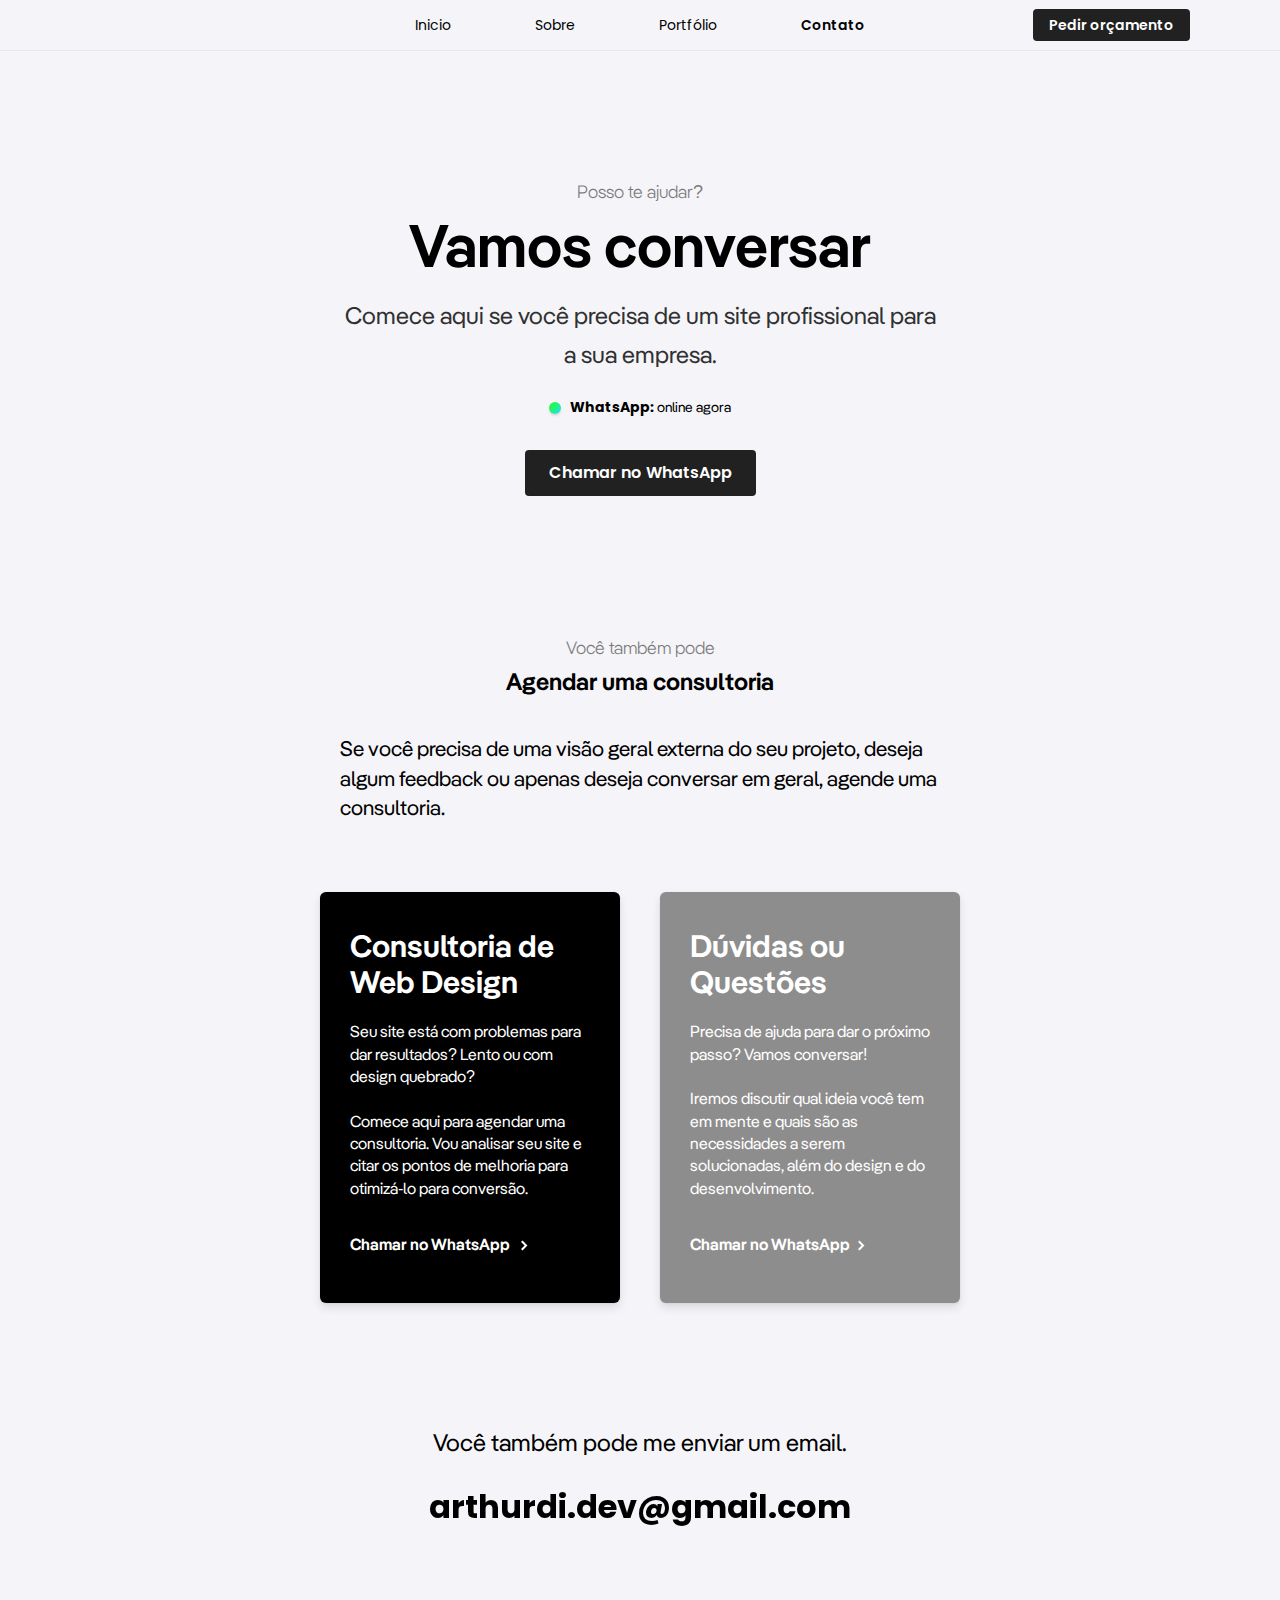
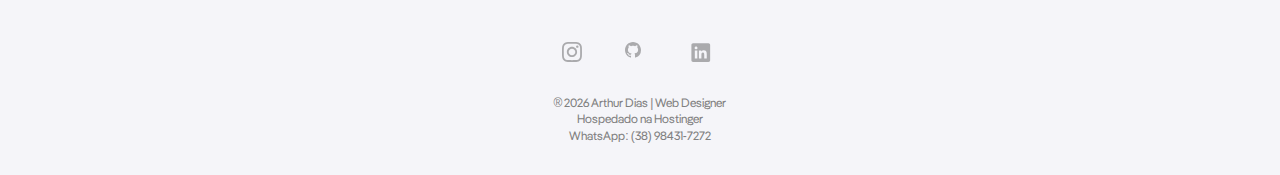
<file: arthur/contato.html>
<!doctype html>
<html class="no-js tr-coretext tr-aa-subpixel" lang="pt">

<!-- Mirrored from ArthurDias.com/contato.html by HTTrack Website Copier/3.x [XR&CO'2014], Wed, 09 Aug 2023 01:27:33 GMT -->
<head>

  <!-- Google tag (gtag.js) -->
<script async src="https://www.googletagmanager.com/gtag/js?id=G-SSKWSQJV76"></script>
<script>
  window.dataLayer = window.dataLayer || [];
  function gtag(){dataLayer.push(arguments);}
  gtag('js', new Date());

  gtag('config', 'G-SSKWSQJV76');
</script>

<!-- Google tag (gtag.js) -->
<script async src="https://www.googletagmanager.com/gtag/js?id=AW-11246284940">
</script>
<script>
  window.dataLayer = window.dataLayer || [];
  function gtag(){dataLayer.push(arguments);}
  gtag('js', new Date());

  gtag('config', 'AW-11246284940');
</script>

    <meta charset="utf-8">
    <meta http-equiv="x-ua-compatible" content="ie=edge">
    <title>Fale comigo | Arthur Dias | Web Designer | Criação de Sites Profissionais</title>
    <meta name="description" content="Criação de sites profissionais sempre com foco na experiência do usuário, alinhando beleza a usabilidade.">

    <link rel="canonical" href="index-2.html"/>
    <meta name="viewport" content="width=device-width, initial-scale=1">

    <!--Google-->
    <meta itemprop="name" content="Criação de Sites Profissionais | Arthur Dias | Web Designer">
    <meta itemprop="description" content="Criação de sites profissionais sempre com foco na experiência do usuário, alinhando beleza a usabilidade.">
    <meta itemprop="image" content="https://ArthurDias.com/dist/img/social-share.jpg">

    <!--Facebook-->
    <meta property="og:title" content="Criação de Sites Profissionais | Arthur Dias | Web Designer" />
    <meta property="og:type" content="website"/>
    <meta property="og:url" content="index.html"/>
    <meta property="og:image" content="https://ArthurDias.com/dist/img/social-share.jpg"/>
    <meta property="og:description" content="Criação de sites profissionais sempre com foco na experiência do usuário, alinhando beleza a usabilidade." />

    <!-- Twitter: https://developer.twitter.com/en/docs/tweets/optimize-with-cards/overview/summary -->
    <meta name="twitter:card" content="summary"/>
    <meta name="twitter:site" content="@oArthurDias" />
    <meta name="twitter:title" content="Criação de Sites Profissionais | Arthur Dias | Web Designer" />
    <meta name="twitter:description" content="Criação de sites profissionais sempre com foco na experiência do usuário, alinhando beleza a usabilidade."/>
    <meta name="twitter:image" content="https://ArthurDias.com/dist/img/social-share.jpg"/>

    <!-- Place favicon.ico in the root directory -->
    <link rel="apple-touch-icon" sizes="180x180" href="favicons/favicon3.png">
    <link rel="icon" type="image/png" sizes="32x32" href="favicons/favicon3.png">
    <link rel="icon" type="image/png" sizes="16x16" href="favicons/favicon3.png">
    <link rel="shortcut icon" href="favicons/favicon3.png">
    <meta name="msapplication-TileColor" content="#FF196A">
    <meta name="theme-color" content="#ffffff">

    <!-- STYLESHEET -->
    <link rel="stylesheet" href="dist/css/style.css">
    <link href="https://fonts.googleapis.com/css?family=Poppins:400,600&amp;display=swap" rel="stylesheet">

</head>

<body class="">
    <header class="header animated fadeIn ">
        <nav class="nav">
            <div class="nav__wrapper">
              <div class="logostudioDias">
                  <a href="index.html">
                      <h1 class="logostudioDias"><img src="dist/img/header.svg"></span></h1>
                  </a>
              </div>
                <div class="middle-navigation">
                    <ul>
                        <li><a href="index.html">Inicio</a></li>
                        <li class="about-nav-link"><a href="index.html#about">Sobre</a></li>
                        <li class="Diasjobs-nav-link"><a href="portfolio.html">Portfólio</a></li>
                        <li class="contact-nav-link"><a href="contato.html" style="font-weight: 600;">Contato</a></li>
                    </ul>
                </div>
                <div class="nav__cta">
                    <a data-scroll href="#agendar" class="button button--navigation">Pedir orçamento</a>
                </div>
                <div class="mobile-hamburger-button">
                    <div class="hamburger-icon icon"> <span class="line line-1"></span> <span class="line line-2"></span> <span class="line line-3"></span> </div>
                </div>
            </div>
        </nav>
        <div class="full-mobile-nav-overlay">
            <div class="mobile-popup-nav">
                <div class="popup-nav-wrapper">
                    <div class="popup-nav-items-container">
                        <ul class="popup-nav-items">
                            <li class="popup-nav-item-container scroll-link">
                                <a href="index.html">
                                    <p class="popup-nav-item">Inicio</p>
                                </a>
                            </li>
                            <li class="popup-nav-item-container">
                                <a href="index.html#about">
                                    <p class="popup-nav-item">Sobre</p>
                                </a>
                            </li>
                            <li class="popup-nav-item-container">
                                <a href="portfolio.html">
                                    <p class="popup-nav-item">Portfólio</p>
                                </a>
                            </li>


                            <li class="popup-nav-item-container">
                                <a href="contato.html">
                                    <p class="popup-nav-item">Fale comigo</p>
                                </a>
                            </li>

                        </ul>
                    </div>
                    <div class="popup-nav-quick-contact-wrapper">
                      <a href="https://wa.me/5548984317272" class="button">Pedir orçamento</a>
                        <div class="social-icons">
                            <ul class="social-links-horizontal">



                              <li class="social-links__item">
                                  <a href="https://www.instagram.com/oArthurDias/" target="_blank" class="social-links__flex">
                                      <div class="icon social-links__icon"> <svg width="20px" height="20px" viewBox="0 0 20 20" version="1.1" xmlns="http://www.w3.org/2000/svg" xmlns:xlink="http://www.w3.org/1999/xlink"> <g id="instagram-icon" stroke="none" stroke-width="1" fill="none" fill-rule="evenodd"> <g> <rect id="Rectangle-Copy" fill-opacity="0" fill="#D8D8D8" x="0" y="0" width="20" height="20"></rect> <g class="social-icon-color" id="instagram-shape" fill="#000000" fill-rule="nonzero"> <path class="social-icon-color" d="M9.98019802,1.8019802 C12.6455446,1.8019802 12.9584158,1.81386139 14.0118812,1.86138614 C14.9861386,1.9049505 15.5128713,2.06732673 15.8653465,2.20594059 C16.3326733,2.38811881 16.6653465,2.6019802 17.0138614,2.95049505 C17.3623762,3.2990099 17.580198,3.63168317 17.7584158,4.0990099 C17.8930693,4.45148515 18.0594059,4.97821782 18.1029703,5.95247525 C18.150495,7.00594059 18.1623762,7.31881188 18.1623762,9.98415842 C18.1623762,12.649505 18.150495,12.9623762 18.1029703,14.0158416 C18.0594059,14.990099 17.8970297,15.5168317 17.7584158,15.8693069 C17.5762376,16.3366337 17.3623762,16.6693069 17.0138614,17.0178218 C16.6653465,17.3663366 16.3326733,17.5841584 15.8653465,17.7623762 C15.5128713,17.8970297 14.9861386,18.0633663 14.0118812,18.1069307 C12.9584158,18.1544554 12.6455446,18.1663366 9.98019802,18.1663366 C7.31485149,18.1663366 7.0019802,18.1544554 5.94851485,18.1069307 C4.97425743,18.0633663 4.44752475,17.9009901 4.0950495,17.7623762 C3.62772277,17.580198 3.2950495,17.3663366 2.94653465,17.0178218 C2.5980198,16.6693069 2.38019802,16.3366337 2.2019802,15.8693069 C2.06732673,15.5168317 1.9009901,14.990099 1.85742574,14.0158416 C1.80990099,12.9623762 1.7980198,12.649505 1.7980198,9.98415842 C1.7980198,7.31881188 1.80990099,7.00594059 1.85742574,5.95247525 C1.9009901,4.97821782 2.06336634,4.45148515 2.2019802,4.0990099 C2.38415842,3.63168317 2.5980198,3.2990099 2.94653465,2.95049505 C3.2950495,2.6019802 3.62772277,2.38415842 4.0950495,2.20594059 C4.44752475,2.07128713 4.97425743,1.9049505 5.94851485,1.86138614 C7.0019802,1.80990099 7.31485149,1.8019802 9.98019802,1.8019802 Z M9.98019802,0.00396039604 C7.27128713,0.00396039604 6.93069307,0.0158415842 5.86534653,0.0633663366 C4.8039604,0.110891089 4.07920792,0.281188119 3.44554455,0.526732673 C2.78811881,0.78019802 2.23366337,1.12475248 1.67920792,1.67920792 C1.12475248,2.23366337 0.784158416,2.79207921 0.526732673,3.44554455 C0.281188119,4.07920792 0.110891089,4.8039604 0.0633663366,5.86930693 C0.0158415842,6.93069307 0.00396039604,7.27128713 0.00396039604,9.98019802 C0.00396039604,12.6891089 0.0158415842,13.029703 0.0633663366,14.0950495 C0.110891089,15.1564356 0.281188119,15.8811881 0.526732673,16.5188119 C0.78019802,17.1762376 1.12475248,17.7306931 1.67920792,18.2851485 C2.23366337,18.839604 2.79207921,19.180198 3.44554455,19.4376238 C4.07920792,19.6831683 4.8039604,19.8534653 5.86930693,19.9009901 C6.93465347,19.9485149 7.27128713,19.960396 9.98415842,19.960396 C12.6970297,19.960396 13.0336634,19.9485149 14.0990099,19.9009901 C15.160396,19.8534653 15.8851485,19.6831683 16.5227723,19.4376238 C17.180198,19.1841584 17.7346535,18.839604 18.2891089,18.2851485 C18.8435644,17.7306931 19.1841584,17.1722772 19.4415842,16.5188119 C19.6871287,15.8851485 19.8574257,15.160396 19.9049505,14.0950495 C19.9524752,13.029703 19.9643564,12.6930693 19.9643564,9.98019802 C19.9643564,7.26732673 19.9524752,6.93069307 19.9049505,5.86534653 C19.8574257,4.8039604 19.6871287,4.07920792 19.4415842,3.44158416 C19.1881188,2.78415842 18.8435644,2.22970297 18.2891089,1.67524752 C17.7346535,1.12079208 17.1762376,0.78019802 16.5227723,0.522772277 C15.8891089,0.277227723 15.1643564,0.106930693 14.0990099,0.0594059406 C13.029703,0.0158415842 12.6891089,0.00396039604 9.98019802,0.00396039604 Z" id="Shape"></path> <path d="M9.98019802,4.85544554 C7.15247525,4.85544554 4.85544554,7.14851485 4.85544554,9.98019802 C4.85544554,12.8118812 7.15247525,15.1049505 9.98019802,15.1049505 C12.8079208,15.1049505 15.1049505,12.8079208 15.1049505,9.98019802 C15.1049505,7.15247525 12.8079208,4.85544554 9.98019802,4.85544554 Z M9.98019802,13.3069307 C8.14257426,13.3069307 6.65346535,11.8178218 6.65346535,9.98019802 C6.65346535,8.14257426 8.14257426,6.65346535 9.98019802,6.65346535 C11.8178218,6.65346535 13.3069307,8.14257426 13.3069307,9.98019802 C13.3069307,11.8178218 11.8178218,13.3069307 9.98019802,13.3069307 Z" id="Shape"></path> <circle id="Oval" cx="15.3069307" cy="4.65346535" r="1.1960396"></circle> </g> </g> </g> </svg>                        </div>
                                  </a>
                              </li>
     

                              <li class="social-links__item">
                                  <a href="github.com/Arthur-Diasz" target="_blank" class="social-links__flex">
                                      <div class="icon social-links__icon"> <svg width="23px" height="23px" viewBox="0 0 39 30" version="1.1" xmlns="http://www.w3.org/2000/svg" xmlns:xlink="http://www.w3.org/1999/xlink"> <g id="lastfm-icon" stroke="none" stroke-width="1" fill="none" fill-rule="evenodd"> <g> <rect id="Rectangle-Copy-2" fill-opacity="0" fill="#D8D8D8" x="0" y="0" width="20" height="20"></rect> <g class="social-icon-color" id="medium-shape" transform="translate(0.000000, 1.000000)" fill="#000000" fill-rule="nonzero"> <path xmlns="http://www.w3.org/2000/svg" d="M24,4H6C4.895,4,4,4.895,4,6v18c0,1.105,0.895,2,2,2h18c1.105,0,2-0.895,2-2V6C26,4.895,25.105,4,24,4z M10.954,22h-2.95 v-9.492h2.95V22z M9.449,11.151c-0.951,0-1.72-0.771-1.72-1.72c0-0.949,0.77-1.719,1.72-1.719c0.948,0,1.719,0.771,1.719,1.719 C11.168,10.38,10.397,11.151,9.449,11.151z M22.004,22h-2.948v-4.616c0-1.101-0.02-2.517-1.533-2.517 c-1.535,0-1.771,1.199-1.771,2.437V22h-2.948v-9.492h2.83v1.297h0.04c0.394-0.746,1.356-1.533,2.791-1.533 c2.987,0,3.539,1.966,3.539,4.522V22z"/> </g> </g> </g></svg>                        </div>
                                  </a>
                              </li>

                              <li class="social-links__item">
                                  <a href="https://www.linkedin.com/in/oArthurDias/" target="_blank" class="social-links__flex">
                                      <div class="icon social-links__icon"> <svg width="23px" height="23px" viewBox="0 0 27 27" version="1.1" xmlns="http://www.w3.org/2000/svg" xmlns:xlink="http://www.w3.org/1999/xlink"> <g id="linkedin-icon" stroke="none" stroke-width="1" fill="none" fill-rule="evenodd"> <g> <rect id="Rectangle-Copy-2" fill-opacity="0" fill="#D8D8D8" x="0" y="0" width="20" height="20"></rect> <g class="social-icon-color" id="medium-shape" transform="translate(0.000000, 1.000000)" fill="#000000" fill-rule="nonzero"> <path xmlns="http://www.w3.org/2000/svg" d="M24,4H6C4.895,4,4,4.895,4,6v18c0,1.105,0.895,2,2,2h18c1.105,0,2-0.895,2-2V6C26,4.895,25.105,4,24,4z M10.954,22h-2.95 v-9.492h2.95V22z M9.449,11.151c-0.951,0-1.72-0.771-1.72-1.72c0-0.949,0.77-1.719,1.72-1.719c0.948,0,1.719,0.771,1.719,1.719 C11.168,10.38,10.397,11.151,9.449,11.151z M22.004,22h-2.948v-4.616c0-1.101-0.02-2.517-1.533-2.517 c-1.535,0-1.771,1.199-1.771,2.437V22h-2.948v-9.492h2.83v1.297h0.04c0.394-0.746,1.356-1.533,2.791-1.533 c2.987,0,3.539,1.966,3.539,4.522V22z"/> </g> </g> </g></svg>                        </div>
                                  </a>
                              </li>


                            </ul>
                        </div>
                    </div>
                </div>
            </div>
        </div>
    </header>


<section class="hero hero--contact slide animated fadeIn">

	<div class="wrapper">

		<div class="content-text center">
            <p class="title-eyebrow opacity-50">Posso te ajudar?</p>
            <h1 class="page-h2">Vamos conversar</h1>

            <p class="content-lead opacity-80">Comece aqui se você precisa de um site profissional para a sua empresa.</p>

            <div class="estimate-indicator estimate-indicator--reply">
                <div class="estimate-indicator--circle indicator--green-gradient"></div>
                <p><strong>WhatsApp:</strong>  online agora</p>
            </div>
            <div class="more-portfolio-posts-container">
              <a href="https://wa.me/38984317272" target="_blank" class="button">Chamar no WhatsApp</a>

            </div>
        </div>

	</div>

</section>

<section class="slide slide-contact-details slide--last animated fadeIn">

    <div class="wrapper">

        <div class="content-text center">
          <div id="agendar"></div>
          <p class="title-eyebrow opacity-50">Você também pode</p>
            <h2 class="page-h3">Agendar uma consultoria</h2>
        </div>

        <div class="text">

            <p>Se você precisa de uma visão geral externa do seu projeto, deseja algum feedback ou apenas deseja conversar em geral, agende uma consultoria.</p>

        </div>



        <div class="cards-container">

          <div class="card card--consulting">
              <a href="https://wa.me/38984317272" target="_blank">
                  <div class="card__content">
                      <div class="card__text">
                          <h3 class="page-h6 card__title">Consultoria de Web Design</h3>
                          <p class="">Seu site está com problemas para dar resultados? Lento ou com design quebrado?<br><br> Comece aqui para agendar uma consultoria. Vou analisar seu site e citar os pontos de melhoria para otimizá-lo para conversão.</p>
                      </div>
                      <div class="card__cta">
                          <p class="cta-link cta-link--white">Chamar no WhatsApp <span class="chevron"></span></p>
                      </div>
                  </div>
              </a>
          </div>

            <div class="card card--new-project">
                <a href="https://wa.me/38984317272" target="_blank">
                    <div class="card__content">
                        <div class="card__text">
                            <h3 class="page-h6 card__title">Dúvidas ou Questões</h3>
                            <p class="">Precisa de ajuda para dar o próximo passo? Vamos conversar!<br><br> Iremos discutir qual ideia você tem em mente e quais são as necessidades a serem solucionadas, além do design e do desenvolvimento.</p>
                        </div>
                        <div class="card__cta">
                            <p class="cta-link cta-link--white">Chamar no WhatsApp<span class="chevron"></span></p>
                        </div>
                    </div>
                </a>
            </div>




        </div>


        <div class="email-cta center">
            <p class="content-lead">Você também pode me enviar um email.</a></p>
            <a href="mailto:arthurdi.dev@gmail.com" title="Enviar email" class="email-address">arthurdi.dev@gmail.com</a>
        </div>


    </div>

</section>




<footer class="slide--light">
    <ul class="social-links-horizontal">

      <li class="social-links__item">
          <a href="https://www.instagram.com/oArthurDias/" target="_blank" class="social-links__flex">
              <div class="icon social-links__icon"> <svg width="20px" height="20px" viewBox="0 0 20 20" version="1.1" xmlns="http://www.w3.org/2000/svg" xmlns:xlink="http://www.w3.org/1999/xlink"> <g id="instagram-icon" stroke="none" stroke-width="1" fill="none" fill-rule="evenodd"> <g> <rect id="Rectangle-Copy" fill-opacity="0" fill="#D8D8D8" x="0" y="0" width="20" height="20"></rect> <g class="social-icon-color" id="instagram-shape" fill="#000000" fill-rule="nonzero"> <path class="social-icon-color" d="M9.98019802,1.8019802 C12.6455446,1.8019802 12.9584158,1.81386139 14.0118812,1.86138614 C14.9861386,1.9049505 15.5128713,2.06732673 15.8653465,2.20594059 C16.3326733,2.38811881 16.6653465,2.6019802 17.0138614,2.95049505 C17.3623762,3.2990099 17.580198,3.63168317 17.7584158,4.0990099 C17.8930693,4.45148515 18.0594059,4.97821782 18.1029703,5.95247525 C18.150495,7.00594059 18.1623762,7.31881188 18.1623762,9.98415842 C18.1623762,12.649505 18.150495,12.9623762 18.1029703,14.0158416 C18.0594059,14.990099 17.8970297,15.5168317 17.7584158,15.8693069 C17.5762376,16.3366337 17.3623762,16.6693069 17.0138614,17.0178218 C16.6653465,17.3663366 16.3326733,17.5841584 15.8653465,17.7623762 C15.5128713,17.8970297 14.9861386,18.0633663 14.0118812,18.1069307 C12.9584158,18.1544554 12.6455446,18.1663366 9.98019802,18.1663366 C7.31485149,18.1663366 7.0019802,18.1544554 5.94851485,18.1069307 C4.97425743,18.0633663 4.44752475,17.9009901 4.0950495,17.7623762 C3.62772277,17.580198 3.2950495,17.3663366 2.94653465,17.0178218 C2.5980198,16.6693069 2.38019802,16.3366337 2.2019802,15.8693069 C2.06732673,15.5168317 1.9009901,14.990099 1.85742574,14.0158416 C1.80990099,12.9623762 1.7980198,12.649505 1.7980198,9.98415842 C1.7980198,7.31881188 1.80990099,7.00594059 1.85742574,5.95247525 C1.9009901,4.97821782 2.06336634,4.45148515 2.2019802,4.0990099 C2.38415842,3.63168317 2.5980198,3.2990099 2.94653465,2.95049505 C3.2950495,2.6019802 3.62772277,2.38415842 4.0950495,2.20594059 C4.44752475,2.07128713 4.97425743,1.9049505 5.94851485,1.86138614 C7.0019802,1.80990099 7.31485149,1.8019802 9.98019802,1.8019802 Z M9.98019802,0.00396039604 C7.27128713,0.00396039604 6.93069307,0.0158415842 5.86534653,0.0633663366 C4.8039604,0.110891089 4.07920792,0.281188119 3.44554455,0.526732673 C2.78811881,0.78019802 2.23366337,1.12475248 1.67920792,1.67920792 C1.12475248,2.23366337 0.784158416,2.79207921 0.526732673,3.44554455 C0.281188119,4.07920792 0.110891089,4.8039604 0.0633663366,5.86930693 C0.0158415842,6.93069307 0.00396039604,7.27128713 0.00396039604,9.98019802 C0.00396039604,12.6891089 0.0158415842,13.029703 0.0633663366,14.0950495 C0.110891089,15.1564356 0.281188119,15.8811881 0.526732673,16.5188119 C0.78019802,17.1762376 1.12475248,17.7306931 1.67920792,18.2851485 C2.23366337,18.839604 2.79207921,19.180198 3.44554455,19.4376238 C4.07920792,19.6831683 4.8039604,19.8534653 5.86930693,19.9009901 C6.93465347,19.9485149 7.27128713,19.960396 9.98415842,19.960396 C12.6970297,19.960396 13.0336634,19.9485149 14.0990099,19.9009901 C15.160396,19.8534653 15.8851485,19.6831683 16.5227723,19.4376238 C17.180198,19.1841584 17.7346535,18.839604 18.2891089,18.2851485 C18.8435644,17.7306931 19.1841584,17.1722772 19.4415842,16.5188119 C19.6871287,15.8851485 19.8574257,15.160396 19.9049505,14.0950495 C19.9524752,13.029703 19.9643564,12.6930693 19.9643564,9.98019802 C19.9643564,7.26732673 19.9524752,6.93069307 19.9049505,5.86534653 C19.8574257,4.8039604 19.6871287,4.07920792 19.4415842,3.44158416 C19.1881188,2.78415842 18.8435644,2.22970297 18.2891089,1.67524752 C17.7346535,1.12079208 17.1762376,0.78019802 16.5227723,0.522772277 C15.8891089,0.277227723 15.1643564,0.106930693 14.0990099,0.0594059406 C13.029703,0.0158415842 12.6891089,0.00396039604 9.98019802,0.00396039604 Z" id="Shape"></path> <path d="M9.98019802,4.85544554 C7.15247525,4.85544554 4.85544554,7.14851485 4.85544554,9.98019802 C4.85544554,12.8118812 7.15247525,15.1049505 9.98019802,15.1049505 C12.8079208,15.1049505 15.1049505,12.8079208 15.1049505,9.98019802 C15.1049505,7.15247525 12.8079208,4.85544554 9.98019802,4.85544554 Z M9.98019802,13.3069307 C8.14257426,13.3069307 6.65346535,11.8178218 6.65346535,9.98019802 C6.65346535,8.14257426 8.14257426,6.65346535 9.98019802,6.65346535 C11.8178218,6.65346535 13.3069307,8.14257426 13.3069307,9.98019802 C13.3069307,11.8178218 11.8178218,13.3069307 9.98019802,13.3069307 Z" id="Shape"></path> <circle id="Oval" cx="15.3069307" cy="4.65346535" r="1.1960396"></circle> </g> </g> </g> </svg>                        </div>
          </a>
      </li>

      <li class="social-links__item">
          <a href="https://www.last.fm/user/oArthurDias" target="_blank" class="social-links__flex">
              <div class="icon social-links__icon"><svg xmlns:xlink="http://www.w3.org/1999/xlink"  width="20px" height="20px" viewBox="0 0 20 20" version="1.1" xmlns="http://www.w3.org/2000/svg" xmlns:xlink="http://www.w3.org/1999/xlink"> <g id="instagram-icon" stroke="none" stroke-width="1" fill="none" fill-rule="evenodd"> <g> <rect id="Rectangle-Copy" fill-opacity="0" fill="#D8D8D8" x="0" y="0" width="20" height="20"></rect> <g class="social-icon-color" id="instagram-shape" fill="#000000" fill-rule="nonzero">
                <path d="M8 0C3.58 0 0 3.58 0 8c0 3.54 2.29 6.53 5.47 7.59.4.07.55-.17.55-.38 0-.19-.01-.82-.01-1.49-2.01.37-2.53-.49-2.69-.94-.09-.23-.48-.94-.82-1.13-.28-.15-.68-.52-.01-.53.63-.01 1.08.58 1.23.82.72 1.21 1.87.87 2.33.66.07-.52.28-.87.51-1.07-1.78-.2-3.64-.89-3.64-3.95 0-.87.31-1.59.82-2.15-.08-.2-.36-1.02.08-2.12 0 0 .67-.21 2.2.82.64-.18 1.32-.27 2-.27.68 0 1.36.09 2 .27 1.53-1.04 2.2-.82 2.2-.82.44 1.1.16 1.92.08 2.12.51.56.82 1.27.82 2.15 0 3.07-1.87 3.75-3.65 3.95.29.25.54.73.54 1.48 0 1.07-.01 1.93-.01 2.2 0 .21.15.46.55.38A8.012 8.012 0 0 0 16 8c0-4.42-3.58-8-8-8z"/>
              </svg>                      </div>
          </a>
      </li>

      <li class="social-links__item">
          <a href="https://www.linkedin.com/in/oArthurDias/" target="_blank" class="social-links__flex">
              <div class="icon social-links__icon"> <svg width="23px" height="23px" viewBox="0 0 27 27" version="1.1" xmlns="http://www.w3.org/2000/svg" xmlns:xlink="http://www.w3.org/1999/xlink"> <g id="linkedin-icon" stroke="none" stroke-width="1" fill="none" fill-rule="evenodd"> <g> <rect id="Rectangle-Copy-2" fill-opacity="0" fill="#D8D8D8" x="0" y="0" width="20" height="20"></rect> <g class="social-icon-color" id="medium-shape" transform="translate(0.000000, 1.000000)" fill="#000000" fill-rule="nonzero"> <path xmlns="http://www.w3.org/2000/svg" d="M24,4H6C4.895,4,4,4.895,4,6v18c0,1.105,0.895,2,2,2h18c1.105,0,2-0.895,2-2V6C26,4.895,25.105,4,24,4z M10.954,22h-2.95 v-9.492h2.95V22z M9.449,11.151c-0.951,0-1.72-0.771-1.72-1.72c0-0.949,0.77-1.719,1.72-1.719c0.948,0,1.719,0.771,1.719,1.719 C11.168,10.38,10.397,11.151,9.449,11.151z M22.004,22h-2.948v-4.616c0-1.101-0.02-2.517-1.533-2.517 c-1.535,0-1.771,1.199-1.771,2.437V22h-2.948v-9.492h2.83v1.297h0.04c0.394-0.746,1.356-1.533,2.791-1.533 c2.987,0,3.539,1.966,3.539,4.522V22z"/> </g> </g> </g></svg>                        </div>
          </a>
      </li>

    </ul>

    <p class="signature">® <script>document.write(new Date().getFullYear());</script> Arthur Dias | Web Designer </br> Hospedado na Hostinger <br/> WhatsApp: (38) 98431-7272 </p>

</footer>




<!-- HEADER SCRIPTS -->
<script src="dist/js/header-js.min.js.pagespeed.jm.sE_UYepc9K.js"></script>

<!-- FOOTER SCRIPTS -->
<script src="dist/js/footer-js.min.js.pagespeed.jm.uDI8-52mKT.js"></script>

</body>

</html>
</file>
<file: arthur/dist/css/style.css>
@font-face {
  font-family: Pangea Trial;
  src: url(../fonts/PangeaTrial-LightWeb.woff2) format("woff2");
  font-style: light;
  font-weight: 100;
}
@font-face {
  font-family: Pangea Trial;
  src: url(../fonts/PangeaTrial-RegularWeb.woff2) format("woff2");
  font-style: regular;
  font-weight: 200;
}
@font-face {
  font-family: Pangea Trial;
  src: url(../fonts/PangeaTrial-MediumWeb.woff2) format("woff2");
  font-style: medium;
  font-weight: 300;
}
@font-face {
  font-family: Pangea Trial;
  src: url(../fonts/PangeaTrial-BoldWeb.woff2) format("woff2");
  font-style: bold;
  font-weight: 400;
}
@font-face {
  font-family: Pangea Trial;
  src: url(../fonts/PangeaTrial-SemiBoldWeb.woff2) format("woff2");
  font-weight: semibold;
  font-weight: 600;
}

@import url(../../../p.typekit.net/p56fb.css?s=1&amp;k=dsk5bnt&amp;ht=tk&amp;f=139.169.173.175&amp;a=1433275&amp;app=typekit&amp;e=css);

@font-face {
    font-family: proxima-nova;
    src: url(https://use.typekit.net/af/71f83c/00000000000000003b9b093b/27/l?primer=388f68b35a7cbf1ee3543172445c23e26935269fadd3b392a13ac7b2903677eb&amp;fvd=n7&amp;v=3) format("woff2"),
        url(https://use.typekit.net/af/71f83c/00000000000000003b9b093b/27/d?primer=388f68b35a7cbf1ee3543172445c23e26935269fadd3b392a13ac7b2903677eb&amp;fvd=n7&amp;v=3) format("woff"),
        url(https://use.typekit.net/af/71f83c/00000000000000003b9b093b/27/a?primer=388f68b35a7cbf1ee3543172445c23e26935269fadd3b392a13ac7b2903677eb&amp;fvd=n7&amp;v=3) format("opentype");
    font-style: normal;
    font-weight: 700;
}
@font-face {
    font-family: proxima-nova;
    src: url(https://use.typekit.net/af/a3eee8/00000000000000003b9b093c/27/l?primer=388f68b35a7cbf1ee3543172445c23e26935269fadd3b392a13ac7b2903677eb&amp;fvd=n8&amp;v=3) format("woff2"),
        url(https://use.typekit.net/af/a3eee8/00000000000000003b9b093c/27/d?primer=388f68b35a7cbf1ee3543172445c23e26935269fadd3b392a13ac7b2903677eb&amp;fvd=n8&amp;v=3) format("woff"),
        url(https://use.typekit.net/af/a3eee8/00000000000000003b9b093c/27/a?primer=388f68b35a7cbf1ee3543172445c23e26935269fadd3b392a13ac7b2903677eb&amp;fvd=n8&amp;v=3) format("opentype");
    font-style: normal;
    font-weight: 800;
}
@font-face {
    font-family: proxima-nova;
    src: url(https://use.typekit.net/af/27776b/00000000000000003b9b0939/27/l?primer=388f68b35a7cbf1ee3543172445c23e26935269fadd3b392a13ac7b2903677eb&amp;fvd=n6&amp;v=3) format("woff2"),
        url(https://use.typekit.net/af/27776b/00000000000000003b9b0939/27/d?primer=388f68b35a7cbf1ee3543172445c23e26935269fadd3b392a13ac7b2903677eb&amp;fvd=n6&amp;v=3) format("woff"),
        url(https://use.typekit.net/af/27776b/00000000000000003b9b0939/27/a?primer=388f68b35a7cbf1ee3543172445c23e26935269fadd3b392a13ac7b2903677eb&amp;fvd=n6&amp;v=3) format("opentype");
    font-style: normal;
    font-weight: 600;
}
@font-face {
    font-family: proxima-nova;
    src: url(https://use.typekit.net/af/4838bd/00000000000000003b9b0934/27/l?primer=388f68b35a7cbf1ee3543172445c23e26935269fadd3b392a13ac7b2903677eb&amp;fvd=n4&amp;v=3) format("woff2"),
        url(https://use.typekit.net/af/4838bd/00000000000000003b9b0934/27/d?primer=388f68b35a7cbf1ee3543172445c23e26935269fadd3b392a13ac7b2903677eb&amp;fvd=n4&amp;v=3) format("woff"),
        url(https://use.typekit.net/af/4838bd/00000000000000003b9b0934/27/a?primer=388f68b35a7cbf1ee3543172445c23e26935269fadd3b392a13ac7b2903677eb&amp;fvd=n4&amp;v=3) format("opentype");
    font-style: normal;
    font-weight: 400;
}
.tk-proxima-nova {
    font-family: Pangea Trial, sans-serif;
}
.tk-Poppins {
    font-family: Poppins, sans-serif;
}
html {
    font-family: sans-serif;
    -ms-text-size-adjust: 100%;
    -webkit-text-size-adjust: 100%;
}
body {
    margin: 0;
}



.active {
    font-weight: 600;
}

article,
aside,
details,
figcaption,
figure,
footer,
header,
hgroup,
main,
menu,
nav,
section,
summary {
    display: block;
}
audio,
canvas,
progress,
video {
    display: inline-block;
    vertical-align: baseline;
}
audio:not([controls]) {
    display: none;
    height: 0;
}
[hidden],
template {
    display: none;
}
a {
    background-color: transparent;
}
a:active,
a:hover {
    outline: 0;
}
abbr[title] {
    border-bottom: 1px dotted;
}
b,
strong {
    font-weight: 700;
}
dfn {
    font-style: italic;
}
h1 {
    font-size: 2em;
    margin: 0.67em 0;
}
mark {
    background: #ff0;
    color: #000000;
}
small {
    font-size: 80%;
}
sub,
sup {
    font-size: 75%;
    line-height: 0;
    position: relative;
    vertical-align: baseline;
}
sup {
    top: -0.5em;
}
sub {
    bottom: -0.25em;
}
img {
    border: 0;
}
svg:not(:root) {
    overflow: hidden;
}
figure {
    margin: 1em 40px;
}
hr {
    box-sizing: content-box;
    height: 0;
}
pre {
    overflow: auto;
}
code,
kbd,
pre,
samp {
    font-family: monospace, monospace;
    font-size: 1em;
}
button,
input,
optgroup,
select,
textarea {
    color: inherit;
    font: inherit;
    margin: 0;
}
button {
    overflow: visible;
}
button,
select {
    text-transform: none;
}
button,
html input[type="button"],
input[type="reset"],
input[type="submit"] {
    -webkit-appearance: button;
    cursor: pointer;
}
button[disabled],
html input[disabled] {
    cursor: default;
}
button::-moz-focus-inner,
input::-moz-focus-inner {
    border: 0;
    padding: 0;
}
input {
    line-height: normal;
}
input[type="checkbox"],
input[type="radio"] {
    box-sizing: border-box;
    padding: 0;
}
input[type="number"]::-webkit-inner-spin-button,
input[type="number"]::-webkit-outer-spin-button {
    height: auto;
}
input[type="search"] {
    -webkit-appearance: textfield;
    box-sizing: content-box;
}
input[type="search"]::-webkit-search-cancel-button,
input[type="search"]::-webkit-search-decoration {
    -webkit-appearance: none;
}
fieldset {
    border: 1px solid silver;
    margin: 0 2px;
    padding: 0.35em 0.625em 0.75em;
}
legend {
    border: 0;
    padding: 0;
}
textarea {
    overflow: auto;
}
optgroup {
    font-weight: 700;
}
table {
    border-collapse: collapse;
    border-spacing: 0;
}
td,
th {
    padding: 0;
}
.flickity-enabled {
    position: relative;
}
.flickity-enabled:focus {
    outline: 0;
}
.flickity-viewport {
    overflow: hidden;
    position: relative;
    height: 100%;
}
.flickity-slider {
    position: absolute;
    width: 100%;
    height: 100%;
}
.flickity-enabled.is-draggable {
    -webkit-tap-highlight-color: transparent;
    tap-highlight-color: transparent;
    -webkit-user-select: none;
    -moz-user-select: none;
    -ms-user-select: none;
    user-select: none;
}
.flickity-enabled.is-draggable .flickity-viewport {
    cursor: move;
    cursor: -webkit-grab;
    cursor: grab;
}
.flickity-enabled.is-draggable .flickity-viewport.is-pointer-down {
    cursor: -webkit-grabbing;
    cursor: grabbing;
}
.flickity-prev-next-button {
    position: absolute;
    top: 50%;
    width: 50px;
    height: 50px;
    border: none;
    border-radius: 50%;
    background: #F8F7F4;
    cursor: pointer;
    -webkit-transform: translateY(-50%);
    transform: translateY(-50%);
}
.flickity-prev-next-button:hover {
    background: #fff;
}
.flickity-prev-next-button:focus {
    outline: 0;
    box-shadow: 0 0 0 5px #09f;
}
.flickity-prev-next-button:active {
    opacity: 0.6;
}
.flickity-prev-next-button.previous {
    left: 10px;
}
.flickity-prev-next-button.next {
    right: 10px;
}
.flickity-rtl .flickity-prev-next-button.previous {
    left: auto;
    right: 10px;
}
.flickity-rtl .flickity-prev-next-button.next {
    right: auto;
    left: 10px;
}
.flickity-prev-next-button:disabled {
    opacity: 0.3;
    cursor: auto;
}
.flickity-prev-next-button svg {
    position: absolute;
    left: 3%;
    top: 20%;
    width: 40%;
    height: 60%;
}
.flickity-prev-next-button .arrow {
    fill: #333;
}
.flickity-page-dots {
    position: absolute;
    width: 100%;
    bottom: -25px;
    padding: 0;
    margin: 0;
    list-style: none;
    text-align: center;
    line-height: 1;
}
.flickity-rtl .flickity-page-dots {
    direction: rtl;
}
.flickity-page-dots .dot {
    display: inline-block;
    width: 10px;
    height: 10px;
    margin: 0 8px;
    background: #333;
    border-radius: 50%;
    opacity: 0.25;
    cursor: pointer;
}
.flickity-page-dots .dot.is-selected {
    opacity: 1;
}
.light {
    color: #fff;
}
.grey-bg {
    background-color: #fff;
}
.indicator--orange-gradient {
    background: #ff9a02;
    background: linear-gradient(135deg, #ff9a02 0, #ffcc17 100%);
    box-shadow: 0 2px 2px rgba(43, 93, 100, 0.2);
}
.indicator--green-gradient {
    background: #2ffd0f;
    background: linear-gradient(135deg, #2ffd0f 0, #15e3fa 100%);
    box-shadow: 0 2px 2px rgba(168, 88, 92, 0.2);
}
.opacity-10 {
    opacity: 0.1;
}
.opacity-20 {
    opacity: 0.2;
}
.opacity-30 {
    opacity: 0.3;
}
.opacity-40 {
    opacity: 0.4;
}
.opacity-50 {
    opacity: 0.5;
}
.opacity-60 {
    opacity: 0.6;
}
.opacity-70 {
    opacity: 0.7;
}
.opacity-80 {
    opacity: 0.8;
}
.opacity-90 {
    opacity: 0.9;
}
body * {
    font-family: Poppins, sans-serif;
    font-size: 16px;
    font-weight: 400;
    color: #000000;
    position: relative;
    left: 0;
    right: 0;
    padding: 0;
    margin: 0;
    display: block;
    margin-left: auto;
    margin-right: auto;
    -webkit-font-smoothing: antialiased;
    text-rendering: optimizelegibility;
    font-variant-numeric: lining-nums;
    -webkit-font-feature-settings: "lnum";
    font-feature-settings: "lnum";
}
body * font {
    font-size: inherit;
    font-weight: inherit;
    color: inherit;
    font-style: inherit;
    font-family: inherit;
    line-height: inherit;
    color: inherit;
    width: inherit;
    height: inherit;
    margin: inherit;
    position: inherit;
    left: inherit;
    right: inherit;
    display: inherit;
    text-align: inherit;
    vertical-align: inherit;
    box-sizing: inherit;
}
@media screen and (min-width: 660px) {
    body * {
        font-size: 18px;
    }
}
script {
    visibility: hidden !important;
    display: none !important;
}
body,
html {
    background-color: #F5F5F9;

    overflow-x: hidden;
}
figcaption a,
h1 a,
h2 a,
h3 a,
h4 a,
h5 a,
h6 a,
p a {
    font-family: inherit;
    font-size: inherit;
    font-weight: inherit;
    color: inherit;
    text-decoration: none;
    display: inline;
    line-height: inherit;
    margin-bottom: inherit;
}
figcaption strong,
h1 strong,
h2 strong,
h3 strong,
h4 strong,
h5 strong,
h6 strong,
p strong {
    font-weight: 700;
    display: inline;
    line-height: inherit;
    font-size: inherit;
}
a {
    font-family: Poppins, sans-serif;
    font-size: 16px;
    font-weight: 400;
    line-height: 1.6;
    color: ##000000;
    margin-bottom: 20px;
    transition: 0.3s;
}
p {
    font-family: Pangea Trial, sans-serif;
    font-size: 22px;
    font-weight: 200;
    line-height: 1.4;
    color: ##000000;
    margin-bottom: 20px;
    transition: 0.3s;
}
@media screen and (min-width: 660px) {
    a,
    p {
        font-size: 18px;
    }
}
@media screen and (min-width: 768px) {
    a,
    p {
        margin-bottom: 30px;
    }
}
a strong,
p strong {
    font-weight: 700;
    display: inline;
    color: inherit;
    font-size: inherit;
}
p a {
    color: #000000;
}
p a:hover {
    text-decoration: underline;
}
a {
    width: 100%;
    height: 100%;
    text-decoration: none;
    margin-bottom: 0;
}
.page-h1,
.page-h2,
.page-h3,
.page-h4,
.page-h5,
.page-h6,
h1,
h2,
h3,
h4 {
    font-family: Pangea Trial, sans-serif;
    color: #000000;
}
.page-h6 {
    font-family: Pangea Trial, sans-serif;
    color: #000000;
    line-height: 1.3;
}
.page-h1,
h1 {
    font-weight: 800;
    font-size: 60px;
    margin-bottom: 20px;
    color: #000000;
    line-height: 0.95;
}
@media screen and (min-width: 375px) {
    .page-h1,
    h1 {
        font-size: 66px;
    }
}
@media screen and (min-width: 660px) {
    .page-h1,
    h1 {
        font-size: 74.25px;
    }
}
@media screen and (min-width: 768px) {
    .page-h1,
    h1 {
        font-size: 90px;
        margin-bottom: 30px;
    }
}
@media screen and (min-width: 1000px) {
    .page-h1,
    h1 {
        font-size: 99.99px;
        line-height: 0.9;
    }
}
@media screen and (min-width: 1200px) {
    .page-h1,
    h1 {
        font-size: 104.454px;
    }
}
.page-h1--light,
h1--light {
    color: #fff;
}
.page-h2,
h2 {
    font-size: 28px;
    font-weight: 600;
    margin-bottom: 20px;
    line-height: 1.1;
}
@media screen and (min-width: 375px) {
    .page-h2,
    h2 {
        font-size: 43px;
    }
}

@media screen and (min-width: 320px) {
    .page-h5, h5{
        font-size: 63px;
    }
}

@media screen and (min-width: 375px) {
    .page-h5, h5{
        font-size: 73px;
    }
}

@media screen and (min-width: 660px) {
    .page-h5, h5{
        font-size: 41.94px;
    }
}

@media screen and (min-width: 768px) {
    .page-h5, h5{
        font-size: 41.994px;
    }
}

@media screen and (min-width: 1000px) {
    .page-h5, h5{
      font-size: 104.454px;
      line-height: 1.05;
    }
}

@media screen and (min-width: 375px) {
    .page-h6, h6{
        font-size: 17px;
    }
}

@media screen and (min-width: 660px) {
    .page-h6, h6{
        font-size: 21.94px;
    }
}

@media screen and (min-width: 768px) {
    .page-h6, h6{
        font-size: 21.994px;
    }
}

@media screen and (min-width: 1000px) {
    .page-h6, h6{
      font-size: 19px;
      line-height: 1.05;
    }
}

@media screen and (min-width: 660px) {
    .page-h2,
    h2 {
        font-size: 41.94px;
        margin-bottom: 20px;
    }
}
@media screen and (min-width: 768px) {
    .page-h2,
    h2 {
        font-size: 41.994px;
    }
}
@media screen and (min-width: 1000px) {
    .page-h2,
    h2 {
        font-size: 92px;
        line-height: 1.05;
    }
}
@media screen and (min-width: 1000px) {
    .page-h96,
    h2 {
        font-size: 65px;
        line-height: 1.05;
    }
}
.page-h2--white,
h2--white {
    color: #fff;
}
.page-h3,
.page-h6,
h3 {
    font-size: 22.4px;
    font-weight: 600;
    margin-bottom: 10px;
}
@media screen and (min-width: 375px) {
    .page-h3,
    .page-h6,
    h3 {
        font-size: 24px;
    }
}
@media screen and (min-width: 660px) {
    .page-h3,
    .page-h6,
    h3 {
        font-size: 23.94px;
        margin-bottom: 15px;
    }
}
@media screen and (min-width: 768px) {
    .page-h3,
    .page-h6,
    h3 {
        font-size: 23.94px;
    }
}
@media screen and (min-width: 1000px) {
    .page-h3,
    .page-h6,
    h3 {
        font-size: 23.94px;
    }
}
.page-h3--light,
h3--light {
    color: #fff;
}
.allcaps {
    text-transform: uppercase;
    letter-spacing: 1.1px;
    line-height: 1;
}
@media screen and (min-width: 1000px) {
    .allcaps {
        letter-spacing: 1px;
    }
}
.allcaps--small {
    font-size: 11px;
    font-weight: 600;
}
@media screen and (min-width: 660px) {
    .allcaps--small {
        font-size: 12px;
    }
}
.page-subtitle {
    font-size: 18px;
    line-height: 1.5;
    margin-bottom: 30px;
    margin-left: 0;
    margin-right: 0;
}
@media screen and (min-width: 375px) {
    .page-subtitle {
        font-size: 22px;
    }
}
@media screen and (min-width: 660px) {
    .page-subtitle {
        font-size: 22.5px;
    }
}
@media screen and (min-width: 768px) {
    .page-subtitle {
        font-size: 23.994px;
        margin-bottom: 30px;
        max-width: 500px;
    }
}
@media screen and (min-width: 1000px) {
    .page-subtitle {
        font-size: 22.41px;
    }
}
@media screen and (min-width: 1200px) {
    .page-subtitle {
        font-size: 23.994px;
    }
}
.title-eyebrow {
    font-size: 14px;
    line-height: 1.3;
    margin-bottom: 10px;
    font-weight: 100;
}
@media screen and (min-width: 1000px) {
    .title-eyebrow {
        font-size: 18px;
    }
}
.title-eyebrow--white {
    color: #fff;
}
.content-lead {
    font-weight: 200;
    font-size: 16px;
    color: #000000;
    line-height: 1.6;
}
@media screen and (min-width: 375px) {
    .content-lead {
        font-size: 21px;
    }
}
@media screen and (min-width: 660px) {
    .content-lead {
        font-size: 20.988px;
        margin-bottom: 20px;
    }
}
@media screen and (min-width: 768px) {
    .content-lead {
        font-size: 20.988px;
        max-width: 620px;
    }
}
@media screen and (min-width: 1000px) {
    .content-lead {
        max-width: 700px;
    }
}
img {
    max-width: 100%;
}
.intro .image {
    opacity: 0;
    transition: all 0.5s ease-in-out;
}
.intro-wrap {
    flex: 0 0 36%;
    position: relative;
}
.intro-wrap {
    position: absolute;
    top: 50%;
    left: 0;
    width: 100%;
    padding: 0 20px;
    transform: translate(0, -50%);
}
.intro .image {
    flex: 0 0 64%;
    max-width: 1280px;
}
.intro-wrap,
.intro-wrap img {
    margin-bottom: 10px;
    max-width: 100%;
    opacity: 0;
    animation: appearing linear 1s forwards;
    animation-delay: 0.5s;
}
.intro .description {
    line-height: 150%;
    padding-bottom: 40px;
    opacity: 0;
    animation: appearing linear 1s forwards;
    animation-delay: 1s;
}
.intro .image {
    overflow: hidden;
    margin: 0 auto;
    box-shadow: 0 0.5em 2em rgba(0, 0, 0, 0.25);
}
.intro .image img {
    width: 100%;
    transition: all 5s ease-in-out;
}
.intro .image:hover img {
    transition: all 7s ease-in-out;
    transform: translateY(calc(-100% + 100vh));
}
.darr {
    position: absolute;
    bottom: 30px;
    left: 50%;
    font-size: 48px;
    color: #aaa;
    cursor: pointer;
    font-weight: 200;
    opacity: 0;
    animation: appearing linear 2s forwards;
    animation-delay: 2s;
}
@keyframes appearing {
    0% {
        opacity: 0;
    }
    100% {
        opacity: 1;
    }
}
.browser-mockup {
    border-top: 2em solid rgba(241, 241, 241, 0.5);
    box-shadow: 0 0.15em 0.5em 0 rgba(0, 0, 0, 0.1);
    position: relative;
    border-radius: 6px 6px 0 0;
}
.browser-mockup:before {
    display: block;
    position: absolute;
    content: "";
    top: -1.25em;
    left: 1em;
    width: 0.5em;
    height: 0.5em;
    border-radius: 50%;
    background-color: #ddd;
    box-shadow: 0 0 0 2px #ddd, 1.5em 0 0 2px #ddd, 3em 0 0 2px #ddd;
}
.browser-mockup > * {
    display: block;
}
.promo-wrap {
    max-width: 1120px;
    margin-left: auto;
    margin-right: auto;
}
.promo .items {
    display: flex;
    flex-wrap: wrap;
    justify-content: space-between;
    padding: 20px 20px 0 20px;
}
.promo .item {
    flex: 0 1 47%;
    margin-bottom: 50px;
}
.promo .item.soon .image {
    background-color: #fff;
    position: relative;
}
.promo .item.soon span {
    color: #aaa;
    padding-left: 10px;
}
@media (min-width: 1200px) {
    .promo .item .image img {
        transition: all 4s ease-in-out;
        transform: translateY(0);
    }
    .promo .item .image:hover img {
        transition: all 5s ease-in-out;
        transform: translateY(calc(-100% + 400px));
    }
}
.promo .image {
    height: 400px;
    overflow-y: hidden;
}
@media (max-width: 700px) {
.promo .image {
    height: 237px;
    overflow-y: hidden;
}}

.promo .description {
    margin-top: 5px;
    font-size: 12px;
}
.info {
    padding: 0 20px;
}
section .info h3 {
    margin-bottom: 20px;
}
section .info h2 {
    padding-bottom: 30px;
    font-size: 34px;
}
section .info p {
    font-size: 20px;
    max-width: 700px;
    margin-top: 0;
    margin-left: auto;
    margin-right: auto;
    margin-bottom: 40px;
}
section .info p.promo-img {
    margin-top: 20px;
    max-width: 1000px;
    display: flex;
    align-items: center;
    justify-content: center;
    flex-wrap: wrap;
}
section .info p.promo-img-medium {
    max-width: 700px;
}
.promo-img img {
    margin: 0 10px;
    vertical-align: top;
    transition: all 0.2s ease-in-out;
}

#logo {
    font-size: 24px;
    font-weight: 800px;
}

.promo-img.shadow img {
    box-shadow: 0 0.15em 0.5em 0 rgba(0, 0, 0, 0.1);
}
@media (max-width: 1200px) {
    section .info p.promo-img img {
        margin-bottom: 25px;
    }
    .intro .image {
        display: none;
    }
    .intro-wrap {
        flex: 1;
    }
    section.intro {
        display: block;
        height: auto;
        min-height: 0;
        padding-top: 40px;
        padding-bottom: 20px;
    }
    .intro-wrap .logo {
        position: static;
        transform: none;
    }
    section .info h2 {
        font-size: 28px;
    }
    .promo .items {
        justify-content: center;
    }
    .promo .item {
        flex: 0 0 96%;
    }
}
@media screen and (min-width: 1200px) {
    .content-lead {
        font-size: 20.988px;
    }
}
.content-lead--white {
    color: #fff;
}
.subpage .page-h1 {
    font-size: 36px;
    line-height: 1.05;
}
@media screen and (min-width: 375px) {
    .subpage .page-h1 {
        font-size: 42px;
    }
}
@media screen and (min-width: 660px) {
    .subpage .page-h1 {
        font-size: 60px;
        margin-bottom: 20px;
    }
}
.animated {
    -webkit-animation-duration: 1s;
    animation-duration: 1s;
    -webkit-animation-fill-mode: both;
    animation-fill-mode: both;
}
@-webkit-keyframes fadeIn {
    from {
        opacity: 0;
    }
    to {
        opacity: 1;
    }
}
@keyframes fadeIn {
    from {
        opacity: 0;
    }
    to {
        opacity: 1;
    }
}
.fadeIn {
    -webkit-animation-name: fadeIn;
    animation-name: fadeIn;
}
@-webkit-keyframes heroImg {
    0% {
        opacity: 0;
        -webkit-transform: scale(0.9);
        transform: scale(0.9);
    }
    100% {
        opacity: 1;
        -webkit-transform: scale(1);
        transform: scale(1);
    }
}
@keyframes heroImg {
    0% {
        opacity: 0;
        -webkit-transform: scale(0.9);
        transform: scale(0.9);
    }
    100% {
        opacity: 1;
        -webkit-transform: scale(1);
        transform: scale(1);
    }
}
@-webkit-keyframes fadeInUp {
    0% {
        opacity: 0;
        -webkit-transform: translateY(120px);
        transform: translateY(120px);
    }
    100% {
        opacity: 1;
        -webkit-transform: translateY(0);
        transform: translateY(0);
    }
}
@keyframes fadeInUp {
    0% {
        opacity: 0;
        -webkit-transform: translateY(120px);
        transform: translateY(120px);
    }
    100% {
        opacity: 1;
        -webkit-transform: translateY(0);
        transform: translateY(0);
    }
}
@-webkit-keyframes float {
    0% {
        -webkit-transform: translateY(10px) rotate3d(0, 0, 0, 0deg);
        transform: translateY(10px) rotate3d(0, 0, 0, 0deg);
    }
    to {
        -webkit-transform: translateY(-10px) rotate3d(0, 0, 0, 0deg);
        transform: translateY(-10px) rotate3d(0, 0, 0, 0deg);
    }
}
@keyframes float {
    0% {
        -webkit-transform: translateY(10px) rotate3d(0, 0, 0, 0deg);
        transform: translateY(10px) rotate3d(0, 0, 0, 0deg);
    }
    to {
        -webkit-transform: translateY(-10px) rotate3d(0, 0, 0, 0deg);
        transform: translateY(-10px) rotate3d(0, 0, 0, 0deg);
    }
}
.wrapper {
    padding: 0 4%;
}
@media screen and (min-width: 768px) {
    .wrapper {
        padding: 0 4%;
    }
}
@media screen and (min-width: 1000px) {
    .wrapper {
        padding: 0;
        margin-left: auto;
        margin-right: auto;
        max-width: 900px;
    }
}
@media screen and (min-width: 1200px) {
    .wrapper {
        max-width: 1100px;
    }
}
.scroll-disabled {
    overflow-y: hidden;
}
.scroll-disabled-top {
    width: 100%;
    height: 100%;
}
.scroll-disabled-top body {
    width: 100%;
    height: 100%;
    overflow: hidden;
}
.clickable {
    cursor: pointer;
    -webkit-tap-highlight-color: transparent;
}
.slide {
    padding-top: 70px;
    padding-bottom: 70px;
    clear: both;
}
@media screen and (min-width: 768px) {
    .slide {
        padding-top: 90px;
        padding-bottom: 90px;
    }
}
@media screen and (min-width: 1000px) {
    .slide {
        padding-top: 110px;
        padding-bottom: 110px;
    }
}
@media screen and (min-width: 1200px) {
    .slide {
        padding-top: 120px;
        padding-bottom: 120px;
    }
}
.slide--dark {
    background-color: #000000;
}
.slide--dark a {
    color: #000000;
}
.slide--dark .button {
    color: #fff;
}
.slide--last {
    padding-bottom: 0;
}
@media screen and (min-width: 1200px) {
    .slide--last {
        padding-top: 100px;
    }
}
hr {
    text-align: center;
    height: 1px;
    background-color: rgba(0, 0, 0, 0.05);
    border: none;
}
.center {
    text-align: center;
    margin-left: auto;
    margin-right: auto;
}
.icon {
    transition: 0.3s;
}
.icon svg {
    margin: 0;
}
.img-css {
    background-position: center center;
    background-repeat: no-repeat;
    background-size: cover;
    -webkit-background-size: cover;
    -moz-background-size: cover;
    -o-background-size: cover;
    position: relative;
    margin: 0;
    padding: 0;
}
.img-container img {
    width: 100%;
    height: 100%;
}
.video-container video {
    width: 100%;
    height: 100%;
}
.flex-2-col {
    display: flex;
    flex-direction: column;
}
@media screen and (min-width: 768px) {
    .flex-2-col {
        flex-direction: row;
        justify-content: space-between;
        align-items: center;
    }
}
.flex-2-col .col-2-content {
    transition: 0.3s;
}
@media screen and (min-width: 768px) {
    .flex-2-col .col-2-content {
        width: 48%;
        margin: 0;
    }
}
.flex-2-col .col-2-visual {
    width: 100%;
    transition: 0.3s;
}
@media screen and (min-width: 768px) {
    .flex-2-col .col-2-visual {
        width: 48%;
        margin: 0;
    }
}
.default-list {
    margin-left: 20px;
    margin-bottom: 30px;
}
.default-list li {
    display: list-item;
}
.default-list li p {
    margin-bottom: 15px;
}
.newsletter__input-container {
    width: 100%;
    display: flex;
    flex-direction: row;
    align-items: center;
    box-shadow: 0 0 1px rgba(0, 0, 0, 0.05), 0 1px 2px rgba(0, 0, 0, 0.05), 0 4px 8px rgba(0, 0, 0, 0.08);
    border-radius: 4px;
}
.newsletter__input-col {
    margin: 0;
    flex: 1;
    display: flex;
}
.newsletter__button-col {
    margin: 0;
}
.newsletter__input {
    font-size: 16px;
    outline: 0;
    padding: 24px 12px 9px 12px;
    border: none;
    border-radius: 4px 0 0 4px;
    margin: 0;
    flex: 1;
    width: 50px;
    line-height: 1;
}
@media screen and (min-width: 375px) {
    .newsletter__input {
        padding: 24px 14px 9px 14px;
    }
}
@media screen and (min-width: 768px) {
    .newsletter__input {
        font-size: 18px;
        padding: 23px 14px 8px 14px;
    }
}
.newsletter__input::-webkit-input-placeholder {
    color: #000000;
    opacity: 0.3;
}
.newsletter__input:-ms-input-placeholder {
    color: #000000;
    opacity: 0.3;
}
.newsletter__input::-ms-input-placeholder {
    color: #000000;
    opacity: 0.3;
}
.newsletter__input::placeholder {
    color: #000000;
    opacity: 0.3;
}
.newsletter__input-title {
    position: absolute;
    font-size: 12px;
    color: #000000;
    font-weight: 600;
    z-index: 1;
    line-height: 1;
    left: 12px;
    top: 8px;
    text-align: left;
}
@media screen and (min-width: 375px) {
    .newsletter__input-title {
        left: 14px;
    }
}
.newsletter__submit {
    border-radius: 0 4px 4px 0 !important;
    font-size: 16px;
    padding-top: 14px !important;
    padding-bottom: 14px !important;
    white-space: nowrap;
    cursor: pointer;
    padding-left: 16px !important;
    padding-right: 16px !important;
    box-shadow: none !important;
    outline: 0;
}
@media screen and (min-width: 375px) {
    .newsletter__submit {
        padding-left: 24px !important;
        padding-right: 24px !important;
    }
}
@media screen and (min-width: 660px) {
    .newsletter__submit {
        padding-left: 30px !important;
        padding-right: 30px !important;
    }
}
@media screen and (min-width: 768px) {
    .newsletter__submit {
        padding-top: 14px !important;
        padding-bottom: 14px !important;
    }
}
@media screen and (min-width: 1000px) {
    .newsletter__submit {
        box-shadow: none;
    }
    .newsletter__submit:hover {
        -webkit-transform: none !important;
        transform: none !important;
        background-color: #000000;
        box-shadow: none !important;
    }
}
.estimate-indicator--circle {
    width: 12px;
    height: 12px;
    border-radius: 50%;
    display: inline-block;
    vertical-align: middle;
}
.estimate-indicator p {
    font-size: 14px;
    margin-bottom: 0;
    margin-left: 4px;
    vertical-align: middle;
    display: inline-block;
}
.social-links-horizontal {
    text-align: center;
}
.social-links-horizontal .social-links__item {
    display: inline-block;
    margin-bottom: 0;
    margin-left: 10px;
    margin-right: 10px;
    opacity: 0.5;
    transition: 0.3s;
}
@media screen and (min-width: 768px) {
    .social-links-horizontal .social-links__item {
        margin-left: 15px;
        margin-right: 15px;
    }
}
.social-links-horizontal .social-links__item:hover {
    opacity: 1;
}
.social-links-horizontal .social-icon-color {
    fill: #fff;
}
.new-badge {
    display: block;
    font-size: 12px;
    text-transform: uppercase;
    letter-spacing: 1px;
    font-weight: 600;
    padding: 4px 6px;
    line-height: 1;
    border-radius: 4px;
    transition: 0.3s;
    color: #fff;
    background: #000000;
    width: auto;
    text-align: center;
    display: inline-block;
    vertical-align: middle;
}
.new-badge--portfolio {
    background-color: #000000;
    margin-right: 10px;
    margin-top: -3px;
}
.new-badge--gif {
    display: inline-block;
    position: absolute;
    z-index: 2;
    width: 75px;
    right: 12px;
    top: 8px;
    left: auto;
    font-size: 11px;
}
.iphone-x-mockup-container {
    position: relative;
}
.iphone-x-mockup-container .iphone-x {
    width: 100%;
    height: 100%;
    z-index: 2;
}
.iphone-x-mockup-container .iphone-x-screen-content {
    width: 86.211111%;
    height: 93.74947%;
    position: absolute;
    top: 3.14244%;
    left: 0;
    right: 0;
    margin-left: auto;
    margin-right: auto;
    z-index: 1;
    transition: 0.3s;
    -webkit-transform: translateZ(0);
    transform: translateZ(0);
    -webkit-backface-visibility: hidden;
}
.mobile-only {
    display: block;
    visibility: visible;
}
@media screen and (min-width: 660px) {
    .mobile-only {
        display: none;
        visibility: hidden;
    }
}
@media screen and (min-width: 768px) {
    .mobile-only {
        display: none;
        visibility: hidden;
    }
}
@media screen and (min-width: 1000px) {
    .mobile-only {
        display: none;
        visibility: hidden;
    }
}
.mobile-tablet {
    display: block;
    visibility: visible;
}
@media screen and (min-width: 660px) {
    .mobile-tablet {
        display: block;
        visibility: visible;
    }
}
@media screen and (min-width: 768px) {
    .mobile-tablet {
        display: none;
        visibility: hidden;
    }
}
@media screen and (min-width: 1000px) {
    .mobile-tablet {
        display: none;
        visibility: hidden;
    }
}
.mobile-tablet-ipad {
    display: block;
    visibility: visible;
}
@media screen and (min-width: 660px) {
    .mobile-tablet-ipad {
        display: block;
        visibility: visible;
    }
}
@media screen and (min-width: 768px) {
    .mobile-tablet-ipad {
        display: block;
        visibility: visible;
    }
}
@media screen and (min-width: 1000px) {
    .mobile-tablet-ipad {
        display: none;
        visibility: hidden;
    }
}
.ipad-desktop {
    display: none;
    visibility: hidden;
}
@media screen and (min-width: 660px) {
    .ipad-desktop {
        display: none;
        visibility: hidden;
    }
}
@media screen and (min-width: 768px) {
    .ipad-desktop {
        display: block;
        visibility: visible;
    }
}
@media screen and (min-width: 1000px) {
    .ipad-desktop {
        display: block;
        visibility: visible;
    }
}
.desktop-only {
    display: none;
    visibility: hidden;
}
@media screen and (min-width: 660px) {
    .desktop-only {
        display: none;
        visibility: hidden;
    }
}
@media screen and (min-width: 768px) {
    .desktop-only {
        display: none;
        visibility: hidden;
    }
}
@media screen and (min-width: 1000px) {
    .desktop-only {
        display: block;
        visibility: visible;
    }
}
.button {
    font-family: Poppins, sans-serif;
    font-weight: 600;
    font-size: 16px;
    color: #fff;
    background-color: #212121;
    padding: 10px 24px;
    letter-spacing: 0;
    text-align: center;
    display: inline-block;
    box-sizing: border-box;
    border-radius: 4px;
    margin-bottom: 0;
    border: none;
    transition: 0.3s ease;
}

.button2 {
    font-family: Poppins, sans-serif;
    font-weight: 600;
    font-size: 24px;
    color: #fff;
    background-color: #000000;
    padding: 10px 24px;
    letter-spacing: 0;
    text-align: center;
    display: inline-block;
    box-sizing: border-box;
    border-radius: 4px;
    margin-bottom: 0;
    border: none;
    transition: 0.3s ease;
}


@media screen and (min-width: 375px) {
    .button,.button2 {
        padding: 10px 24px;
    }
}
@media screen and (min-width: 1000px) {
    .button:hover,.button2:hover {
        box-shadow: inset 0 -1px 0 rgba(0, 0, 0, 0.1), 0 2px 6px rgba(0, 0, 0, 0.05), 0 7px 14px rgba(0, 0, 0, 0.25);
        -webkit-transform: translateY(-1px);
        transform: translateY(-1px);

    }
}
a.button,.button2 {
    width: auto;
    height: auto;
}
.button--white {
  background-color: #fff;
color: #000000;
box-shadow: 0 0 0 0.5px rgba(0, 0, 0, .03), 0 1px 2px rgba(0, 0, 0, .05), 0 2px 6px rgba(0, 0, 0, .10);
}
.button--white:hover {
  background-color: #fff;

  box-shadow: 0 0 0 0.5px rgba(0, 0, 0, .04),
  0 2px 6px rgba(0, 0, 0, .05),
  0 7px 14px rgba(0, 0, 0, .1);
}
.button--navigation {
    padding-top: 5px;
    padding-bottom: 5px;
    padding-left: 16px;
    padding-right: 16px;
    font-size: 14px;
}
@media screen and (min-width: 1000px) {
    .button--navigation:hover {
        box-shadow: 0 5px 15px rgba(0, 0, 0, 0.06);
    }
}
.cta-link {
    color: #000000;
    font-weight: 600;
    font-size: 18px;
    vertical-align: middle;
    width: auto;
    display: inline-block;
    transition: 0.3s;
}
@media screen and (min-width: 1000px) {
    .cta-link {
        font-size: 21px;
    }
    .cta-link:hover .chevron {
        -webkit-transform: rotate(45deg) translate(3px, -3px);
        transform: rotate(45deg) translate(3px, -3px);
    }
}
.cta-link .chevron {
    display: inline-block;
    vertical-align: middle;
    width: 5px;
    height: 5px;
    border-width: 2px 2px 0 0;
    border-color: #000000;
    border-style: solid;
    -webkit-transform: rotate(45deg);
    transform: rotate(45deg);
    margin-left: 6px;
    margin-top: -1px;
    transition: 0.3s;
    will-change: transform;
}
.cta-link--portfolio {
    color: #000000;
}
.cta-link--portfolio .chevron {
    border-color: #000000;
}
.cta-link--white {
    color: #fff;
}
.cta-link--white .chevron {
    border-color: #fff;
}
.invision-link {
    color: #f36;
    font-weight: 600;
}
.header {
    z-index: 10;
}
.nav {
    position: fixed;
    height: 50px;
    border-bottom: 1px solid rgba(0, 0, 0, 0.05);
    background-color: #F5F5F9;
    -webkit-backdrop-filter: blur(10px);
    z-index: 50;
}
.nav__wrapper {
    padding: 0 4%;
    height: 50px;
    padding-left: calc(4% - 10px);
    display: flex;
    flex-direction: row;
    justify-content: space-between;
    align-items: center;
}
@media screen and (min-width: 1000px) {
    .nav__wrapper {
        padding: 0;
        max-width: 900px;
    }
}
@media screen and (min-width: 1200px) {
    .nav__wrapper {
        max-width: 1100px;
    }
}

.logo-type--header {
    font-size: 18px;
    padding-top: 15px;
    padding-bottom: 15px;
    padding-left: 10px;
    padding-right: 10px;
}

.logo {
    margin: 0;
    transition: .3s;
    z-index: 12;
}

.logo-type {
    font-weight: 700;
    line-height: 1;
    margin: 0;
}

.brand-color-text {
    display: inline;
    color: #000;
    font-weight: inherit;
    font-size: inherit;
    font-family: inherit;
    line-height: inherit;
}

.logostudioromes {
    margin: 0;
    transition: 0.3s;
    z-index: 12;
}
.logostudioromes:hover {
    opacity: 0.8;
}
@media screen and (min-width: 1000px) {
    .logostudioromes {
        margin-left: -10px;
    }
}
.logostudioromes a {
    margin-bottom: 0;
}
.logostudioromes-type {
    font-weight: 700;
    line-height: 1;
    margin: 0;
}
.logostudioromes-type--header {
    font-size: 16px;
    padding-top: 15px;
    padding-bottom: 15px;
    padding-left: 10px;
    padding-right: 10px;
}
.logostudioromes a {
    display: inline-block;
    position: absolute;
    top: -37px;
    text-indent: -9999px;
    height: 18px;
    width: 152px;
    background-size: 152px 18px;
}
@media screen and (max-width: 768px) {
.logostudioromes a {
    top: -35px;
}}


.middle-navigation {
    display: none;
    margin: 0;
    position: absolute;
    width: 100%;
    left: 0;
    right: 0;
    margin-left: auto;
    margin-right: auto;
    z-index: 11;
}
@media screen and (min-width: 768px) {
    .middle-navigation {
        display: block;
    }
}
.middle-navigation ul {
    display: flex;
    flex-direction: row;
    align-items: center;
    justify-content: center;
}
.middle-navigation ul li {
      margin-left: 12px;
      margin-right: 12px;
    display: block;
    transition: 0.3s;
}
@media screen and (min-width: 1000px) {
    .middle-navigation ul li {
      margin-left: 12px;
      margin-right: 12px;
    }
    .middle-navigation ul li:hover a {
        opacity: 0.5;
    }
}
.middle-navigation ul li a {
    font-size: 14px;
    padding-left: 30px;
    padding-right: 30px;
    padding-top: 10px;
    padding-bottom: 10px;
    text-align: center;
    display: block;
    width: auto;
    height: auto;
    transition: 0.3s;
}
.nav__cta {
    margin: 0;
    z-index: 12;
    display: none;
}
@media screen and (min-width: 768px) {
    .nav__cta {
        display: block;
    }
}
.mobile-hamburger-button {
    width: 40px;
    height: 40px;
    margin: 0;
    margin-right: -10px;
    -webkit-tap-highlight-color: transparent;
    transition: 0.25s cubic-bezier(0.4, 0.01, 0.165, 0.99);
    -webkit-transform: none;
    transform: none;
}
@media screen and (min-width: 768px) {
    .mobile-hamburger-button {
        display: none;
        visibility: hidden;
        opacity: 0;
    }
}
.mobile-hamburger-button .hamburger-icon {
    position: absolute;
    top: 13px;
}
.mobile-hamburger-button .line {
    width: 20px;
    height: 2px;
    background-color: #000000;
    border-radius: 10px;
    transition: 0.25s cubic-bezier(0.4, 0.01, 0.165, 0.99);
    -webkit-transform: none;
    transform: none;
    position: absolute;
}
.mobile-hamburger-button .line-2 {
    margin-top: 6px;
}
.mobile-hamburger-button .line-3 {
    margin-top: 12px;
}
.mobile-hamburger-button--active {
    -webkit-transform: rotate(90deg);
    transform: rotate(90deg);
}
.mobile-hamburger-button--active .line-1 {
    -webkit-transform: rotate(45deg);
    transform: rotate(45deg);
    margin-top: 6px;
}
.mobile-hamburger-button--active .line-2 {
    width: 0;
}
.mobile-hamburger-button--active .line-3 {
    -webkit-transform: rotate(-45deg);
    transform: rotate(-45deg);
    margin-top: 6px;
}
.new-badge--navigation {
    display: none;
    font-size: 10px;
    background-color: #000000;
    line-height: 1;
    letter-spacing: 1px;
    padding: 4px 6px 4px 6px;
    margin-left: 4px;
    top: -1px;
}
@media screen and (min-width: 1000px) {
    .new-badge--navigation {
        display: inline-block;
    }
}
.about-nav-active .about-nav-link a {
    font-weight: 600;
}
.romesjobs-nav-active .romesjobs-nav-link a {
    font-weight: 600;
}
.blog-nav-active .blog-nav-link a {
    font-weight: 600;
}
.full-mobile-nav-overlay {
    position: fixed;
    width: 100%;
    height: 0;
    top: 0;
    left: 0;
    background: #F5F5F9;
    z-index: 40;
    display: block;
    transition: 0.56s cubic-bezier(0.52, 0.16, 0.24, 1);
    opacity: 1;
    pointer-events: none;
    overflow-x: hidden;
    overflow-y: visible;
    -webkit-overflow-scrolling: touch;
    -webkit-tap-highlight-color: transparent;
}
.full-mobile-nav-overlay--active {
    opacity: 1;
    cursor: pointer;
    pointer-events: auto;
    height: 100%;
}
.mobile-popup-nav {
    background-color: transparent;
    position: absolute;
    z-index: 12;
    opacity: 1;
    pointer-events: auto;
    height: 100%;
}
@media screen and (min-width: 768px) {
    .mobile-popup-nav {
        display: none;
        visibility: hidden;
        opacity: 0;
    }
}
.popup-nav-wrapper {
    padding-left: 4%;
    padding-right: 4%;
    top: 50px;
    height: calc(100% - 50px);
    display: flex;
    flex-direction: column;
    justify-content: space-between;
}
.popup-nav-items-container {
    margin: 0;
    flex-grow: 1;
    display: flex;
    flex-direction: column;
    justify-content: center;
}
.popup-nav-items-container .popup-nav-items {
    margin: 0;
}
.popup-nav-items-container .popup-nav-item-container {
    margin-bottom: 10px;
    opacity: 0;
    -webkit-transform: translateY(-30px);
    transform: translateY(-30px);
    transition: all 0.6s cubic-bezier(0.25, 0.46, 0.45, 0.94);
}
.popup-nav-items-container .popup-nav-item-container:nth-child(1) {
    transition-delay: 0.4s;
}
.popup-nav-items-container .popup-nav-item-container:nth-child(2) {
    transition-delay: 450ms;
}
.popup-nav-items-container .popup-nav-item-container:nth-child(3) {
    transition-delay: 0.5s;
}
.popup-nav-items-container .popup-nav-item-container:nth-child(4) {
    transition-delay: 550ms;
}
.popup-nav-items-container .popup-nav-item-container:nth-child(5) {
    transition-delay: 0.6s;
}
@media screen and (min-width: 375px) {
    .popup-nav-items-container .popup-nav-item-container {
        margin-bottom: 15px;
    }
}
@media screen and (min-width: 414px) {
    .popup-nav-items-container .popup-nav-item-container {
        margin-bottom: 20px;
    }
}
.popup-nav-items-container .popup-nav-item-container:last-child {
    margin-bottom: 0;
}
.popup-nav-items-container .popup-nav-item {
    font-weight: 600;
    font-size: 22px;
    margin-bottom: 0;
    line-height: 1;
    padding-top: 8px;
    padding-bottom: 8px;
}
@media screen and (min-width: 375px) {
    .popup-nav-items-container .popup-nav-item {
        font-size: 28px;
        padding-top: 10px;
        padding-bottom: 10px;
    }
}
@media screen and (min-width: 414px) {
    .popup-nav-items-container .popup-nav-item {
        font-size: 73px;
    }
}
.popup-nav-items--active .popup-nav-item-container {
    -webkit-transform: none;
    transform: none;
    opacity: 1;
}
.popup-nav-quick-contact-wrapper {
    margin-bottom: 10px;
    margin-left: 0;
    margin-right: 0;
    opacity: 0;
    -webkit-transform: translateY(-15px);
    transform: translateY(-15px);
    transition: all 0.5s cubic-bezier(0.25, 0.46, 0.45, 0.94);
    transition-delay: 0.7s;
}
.popup-nav-quick-contact-wrapper--active {
    opacity: 1;
    -webkit-transform: none;
    transform: none;
}
@media screen and (min-width: 375px) {
    .popup-nav-quick-contact-wrapper {
        margin-bottom: 15px;
    }
}
.popup-nav-quick-contact-wrapper .button {
    width: 100%;
    margin-bottom: 10px;
    padding-top: 12px;
    padding-bottom: 12px;
}
@media screen and (min-width: 375px) {
    .popup-nav-quick-contact-wrapper .button {
        margin-bottom: 15px;
        padding-top: 14px;
        padding-bottom: 14px;
    }
}
.popup-nav-quick-contact-wrapper .social-links__flex {
    margin-left: 0;
}
.popup-nav-quick-contact-wrapper .social-links__item {
    opacity: 0.3;
    text-align: center;
    margin-left: 5px;
    margin-right: 5px;
}
.popup-nav-quick-contact-wrapper .social-links__icon svg {
    width: 18px;
}
.popup-nav-quick-contact-wrapper .social-icon-color {
    fill: #000000;
}
.full-mobile-nav-overlay.reverse-animation {
    transition-delay: 550ms;
}
.reverse-animation .popup-nav-item-container {
    transition: all 0.4s cubic-bezier(0.25, 0.46, 0.45, 0.94);
}
.reverse-animation .popup-nav-item-container:nth-child(1) {
    transition-delay: 0.5s;
}
.reverse-animation .popup-nav-item-container:nth-child(2) {
    transition-delay: 475ms;
}
.reverse-animation .popup-nav-item-container:nth-child(3) {
    transition-delay: 450ms;
}
.reverse-animation .popup-nav-item-container:nth-child(4) {
    transition-delay: 425ms;
}
.reverse-animation .popup-nav-item-container:nth-child(5) {
    transition-delay: 0.4s;
}
.reverse-animation .popup-nav-quick-contact-wrapper {
    transition-delay: 50ms;
}
.hero {
    padding-top: 90px;
}
@media screen and (min-width: 375px) {
    .hero {
        padding-top: 110px;
    }
}
@media screen and (min-width: 768px) {
    .hero {
        padding-top: 140px;
    }
}
@media screen and (min-width: 1200px) {
    .hero {
        padding-top: 150px;
    }
}
.hero__intro {
    text-align: left;
    margin-bottom: 60px;
    max-width: 400px;
}
@media screen and (min-width: 660px) {
    .hero__intro {
        max-width: 500px;
        margin-bottom: 80px;
    }
}
@media screen and (min-width: 1000px) {
    .hero__intro {
        text-align: left;
        margin-bottom: 0;
        margin-left: 0;
        max-width: 520px;
        margin-right: 0;
    }
}
.hero__title {
    text-align: left;
    -webkit-animation-duration: 2s;
    animation-duration: 2s;
    -webkit-animation-name: fadeInUp;
    animation-name: fadeInUp;
    will-change: opacity, transform;
    -webkit-animation-delay: 0.1s;
    animation-delay: 0.1s;
    -webkit-animation-fill-mode: both;
    animation-fill-mode: both;
    -webkit-animation-timing-function: cubic-bezier(0.2, 0.8, 0.2, 1);
    animation-timing-function: cubic-bezier(0.2, 0.8, 0.2, 1);
}
@media screen and (min-width: 1000px) {
    .hero__title {
        text-align: left;
    }
}
.hero__subtitle {
    font-family: 'Poppins';
    text-align: left;
    margin-left: auto;
    margin-right: auto;
    -webkit-animation-duration: 2s;
    animation-duration: 2s;
    -webkit-animation-name: fadeInUp;
    animation-name: fadeInUp;
    will-change: opacity, transform;
    -webkit-animation-delay: 0.2s;
    animation-delay: 0.2s;
    -webkit-animation-fill-mode: both;
    animation-fill-mode: both;
    -webkit-animation-timing-function: cubic-bezier(0.2, 0.8, 0.2, 1);
    animation-timing-function: cubic-bezier(0.2, 0.8, 0.2, 1);
    color: #000000;
}
@media mobile-i6 {
    .hero__subtitle {
        position: relative;
    }
}
@media screen and (min-width: 1000px) {
    .hero__subtitle {
        text-align: left;
        margin-left: 0;
        margin-right: 0;
    }
}
.hero .hero__cta {
    -webkit-animation-duration: 2s;
    animation-duration: 2s;
    -webkit-animation-name: fadeInUp;
    animation-name: fadeInUp;
    will-change: opacity, transform;
    -webkit-animation-delay: 0.3s;
    animation-delay: 0.3s;
    -webkit-animation-timing-function: cubic-bezier(0.2, 0.8, 0.2, 1);
    animation-timing-function: cubic-bezier(0.2, 0.8, 0.2, 1);
    -webkit-animation-fill-mode: both;
    animation-fill-mode: both;
    margin-bottom: 30px;
}
@media screen and (min-width: 1000px) {
    .hero .hero__cta {
        margin-bottom: 60px;
    }
}
@media screen and (min-width: 768px) {
    .hero .flex-2-col {
        flex-direction: column;
    }
}
@media screen and (min-width: 1000px) {
    .hero .flex-2-col {
        flex-direction: row;
    }
    .hero .content-text {
        width: 50%;
        flex: none;
        margin-right: 30px;
    }
    .hero .content-visual {
        margin-left: 0;
        margin-right: 0;
    }
}
.hero .profile-signature--contact {
    -webkit-animation-name: fadeInUp;
    animation-name: fadeInUp;
    -webkit-animation-duration: 2s;
    animation-duration: 2s;
    will-change: opacity, transform;
    -webkit-animation-delay: 0.4s;
    animation-delay: 0.4s;
    -webkit-animation-fill-mode: both;
    animation-fill-mode: both;
    -webkit-animation-timing-function: cubic-bezier(0.2, 0.8, 0.2, 1);
    animation-timing-function: cubic-bezier(0.2, 0.8, 0.2, 1);
}
.floating-images__container {
    height: 360px;
}
@media screen and (min-width: 768px) {
    .floating-images__container {
        height: 570px;
    }
}
@media screen and (min-width: 375px) {
    .floating-images {
        width: 360px;
    }
}
@media screen and (min-width: 768px) {
    .floating-images {
        width: 550px;
    }
}
@media screen and (min-width: 1000px) {
    .floating-images {
        width: 530px;
    }
}
.floating-image .image {
    background-position: center center;
    background-repeat: no-repeat;
    background-size: cover;
    -webkit-background-size: cover;
    -moz-background-size: cover;
    -o-background-size: cover;
    position: relative;
    margin: 0;
    padding: 0;
    width: 100%;
    height: 100%;
}
.floating-image {
    position: absolute;
    top: 0;
    left: 0;
    margin: 0;
    border-radius: 20px;
    will-change: transform;
}
.floating-image:nth-child(1) {
    width: 45px;
    height: 33.75px;
    left: auto;
    right: 40px;
    top: 0;
    transition: 0.3s;
    animation: float 6s alternate infinite ease-in-out;
}
@media screen and (min-width: 375px) {
    .floating-image:nth-child(1) {
        width: 50px;
        height: 37.5px;
        left: auto;
        right: 47px;
    }
}
@media screen and (min-width: 768px) {
    .floating-image:nth-child(1) {
        width: 70px;
        height: 52.5px;
        top: 0;
        right: 70;
        left: auto;
    }
}
.floating-image:nth-child(2) {
    width: 65px;
    height: 48.75px;
    left: auto;
    right: 120px;
    top: 5px;
    transition: 0.3s;
    -webkit-animation: float 6s alternate infinite ease-in-out;
    animation: float 6s alternate infinite ease-in-out;
    -webkit-animation-delay: -5s;
    animation-delay: -5s;
}
@media screen and (min-width: 375px) {
    .floating-image:nth-child(2) {
        width: 70px;
        height: 52.5px;
        left: auto;
        right: 134px;
    }
}
@media screen and (min-width: 768px) {
    .floating-image:nth-child(2) {
        width: 100px;
        height: 75px;
        top: 7px;
        right: 205px;
        left: auto;
    }
}
.floating-image:nth-child(3) {
    width: 78px;
    height: 58.5px;
    left: auto;
    right: 20px;
    top: 70px;
    transition: 0.3s;
    -webkit-animation: float 6s alternate infinite ease-in-out;
    animation: float 6s alternate infinite ease-in-out;
    -webkit-animation-delay: -3s;
    animation-delay: -3s;
}
@media screen and (min-width: 375px) {
    .floating-image:nth-child(3) {
        width: 83px;
        height: 62.25px;
        left: auto;
        right: 30px;
        top: 60px;
    }
}
@media screen and (min-width: 768px) {
    .floating-image:nth-child(3) {
        width: 120px;
        height: 90px;
        top: 93px;
        right: 40px;
        left: auto;
    }
}
.floating-image:nth-child(4) {
    width: 98px;
    height: 73.5px;
    left: auto;
    right: 0;
    top: 264px;
    transition: 0.3s;
    -webkit-animation: float 6s alternate infinite ease-in-out;
    animation: float 6s alternate infinite ease-in-out;
    -webkit-animation-delay: -4.5s;
    animation-delay: -4.5s;
}
@media screen and (min-width: 375px) {
    .floating-image:nth-child(4) {
        width: 103px;
        height: 77.25px;
        right: 10px;
    }
}
@media screen and (min-width: 768px) {
    .floating-image:nth-child(4) {
        width: 150px;
        height: 112.5px;
        left: auto;
        right: 0;
        top: 376px;
    }
}
.floating-image:nth-child(5) {
    width: 60px;
    height: 45px;
    left: 30px;
    right: auto;
    top: 347px;
    transition: 0.3s;
    -webkit-animation: float 6s alternate infinite ease-in-out;
    animation: float 6s alternate infinite ease-in-out;
    -webkit-animation-delay: -1.8s;
    animation-delay: -1.8s;
}
@media screen and (min-width: 375px) {
    .floating-image:nth-child(5) {
        width: 65px;
        height: 48.75px;
        top: 347px;
    }
}
@media screen and (min-width: 768px) {
    .floating-image:nth-child(5) {
        width: 90px;
        height: 67.5px;
        top: 504px;
        left: 75px;
        right: auto;
    }
}
.floating-image:nth-child(6) {
    width: 98px;
    height: 73.5px;
    left: auto;
    right: 60px;
    top: 25px;
    transition: 0.3s;
    -webkit-animation: float 6s alternate infinite ease-in-out;
    animation: float 6s alternate infinite ease-in-out;
    -webkit-animation-delay: -1.6s;
    animation-delay: -1.6s;
}
@media screen and (min-width: 375px) {
    .floating-image:nth-child(6) {
        width: 103px;
        height: 77.25px;
        left: auto;
        right: 60px;
        top: 30px;
    }
}
@media screen and (min-width: 768px) {
    .floating-image:nth-child(6) {
        width: 150px;
        height: 112.5px;
        top: 37px;
        left: auto;
        right: 95px;
    }
}
.floating-image:nth-child(7) {
    width: 124px;
    height: 93px;
    left: 10px;
    right: auto;
    top: 144px;
    transition: 0.3s;
    -webkit-animation: float 6s alternate infinite ease-in-out;
    animation: float 6s alternate infinite ease-in-out;
    -webkit-animation-delay: -3.6s;
    animation-delay: -3.6s;
}
@media screen and (min-width: 375px) {
    .floating-image:nth-child(7) {
        width: 129px;
        height: 96.75px;
        left: 30px;
        right: auto;
        top: 144px;
    }
}
@media screen and (min-width: 768px) {
    .floating-image:nth-child(7) {
        width: 190px;
        height: 142.5px;
        left: 45px;
        right: auto;
        top: 222px;
    }
}
.floating-image:nth-child(8) {
    width: 130px;
    height: 97.5px;
    left: 60px;
    right: auto;
    top: 272px;
    transition: 0.3s;
    -webkit-animation: float 6s alternate infinite ease-in-out;
    animation: float 6s alternate infinite ease-in-out;
    -webkit-animation-delay: -5.6s;
    animation-delay: -5.6s;
}
@media screen and (min-width: 375px) {
    .floating-image:nth-child(8) {
        width: 135px;
        height: 101.25px;
        left: 60px;
        top: 272px;
    }
}
@media screen and (min-width: 768px) {
    .floating-image:nth-child(8) {
        width: 200px;
        height: 150px;
        top: 388px;
        left: auto;
        right: 210px;
    }
}
.floating-image:nth-child(9) {
    width: 118px;
    height: 88.5px;
    left: 90px;
    right: auto;
    top: 90px;
    transition: 0.3s;
    -webkit-animation: float 6s alternate infinite ease-in-out;
    animation: float 6s alternate infinite ease-in-out;
    -webkit-animation-delay: -0.6s;
    animation-delay: -0.6s;
}
@media screen and (min-width: 375px) {
    .floating-image:nth-child(9) {
        width: 123px;
        height: 92.25px;
        left: 90px;
        top: 90px;
    }
}
@media screen and (min-width: 768px) {
    .floating-image:nth-child(9) {
        width: 180px;
        height: 135px;
        top: 123px;
        left: 145px;
        right: auto;
    }
}
.floating-image:nth-child(10) {
    width: 156px;
    height: 117px;
    left: auto;
    right: 40px;
    top: 170px;
    transition: 0.3s;
    -webkit-animation: float 6s alternate infinite ease-in-out;
    animation: float 6s alternate infinite ease-in-out;
    -webkit-animation-delay: -6.6s;
    animation-delay: -6.6s;
}
@media screen and (min-width: 375px) {
    .floating-image:nth-child(10) {
        width: 161px;
        height: 120.75px;
        left: auto;
        top: 160px;
        right: 40px;
    }
}
@media screen and (min-width: 768px) {
    .floating-image:nth-child(10) {
        width: 240px;
        height: 180px;
        top: 232px;
        right: 40px;
        left: auto;
    }
}
.floating-image:nth-child(11) {
    width: 130px;
    height: 97.5px;
    left: 0;
    right: auto;
    top: 10px;
    transition: 0.3s;
    -webkit-animation: float 6s alternate infinite ease-in-out;
    animation: float 6s alternate infinite ease-in-out;
    -webkit-animation-delay: -2.6s;
    animation-delay: -2.6s;
}
@media screen and (min-width: 375px) {
    .floating-image:nth-child(11) {
        width: 135px;
        height: 101.25px;
        left: 0;
        top: 10px;
    }
}
@media screen and (min-width: 768px) {
    .floating-image:nth-child(11) {
        width: 200px;
        height: 150px;
        top: 18px;
        left: 0;
    }
}
.services-slide {
    -webkit-animation-delay: 0.4s;
    animation-delay: 0.4s;
    padding-bottom: 70px;
}
.services-intro-content {
    margin-bottom: 50px;
    max-width: 500px;
    display: flex;
    flex-direction: column;
}
@media screen and (min-width: 768px) {
    .services-intro-content {
        max-width: 100%;
        flex-direction: row;
        justify-content: space-between;
        align-items: center;
    }
}
@media screen and (min-width: 1000px) {
    .services-intro-content {
        margin-bottom: 60px;
    }
}
@media screen and (min-width: 768px) {
    .services-intro-content .intro {
        width: 48%;
        margin: 0;
    }
}
@media screen and (min-width: 1200px) {
    .services-intro-content .intro {
        width: 46%;
    }
}
.services-intro-content .title-eyebrow {
    margin-bottom: 6px;
}
@media screen and (min-width: 375px) {
    .services-intro-content .title-eyebrow {
        margin-bottom: 10px;
    }
}
.services-intro-content .intro-lead {
    font-size: 18px;
    margin-bottom: 30px;
}
@media screen and (min-width: 375px) {
    .services-intro-content .intro-lead {
        font-size: 21px;
    }
}
@media screen and (min-width: 768px) {
    .services-intro-content .intro-lead {
        font-size: 18px;
    }
}
@media screen and (min-width: 1000px) {
    .services-intro-content .intro-lead {
        width: 110%;
    }
}
@media screen and (min-width: 1200px) {
    .services-intro-content .intro-lead {
        font-size: 21px;
        width: 110%;
    }
}
.services-intro-content .cta-buttons {
    margin: 0;
}
@media screen and (min-width: 768px) {
    .services-intro-content .cta-buttons {
        width: 48%;
        text-align: right;
    }
}
@media screen and (min-width: 1200px) {
    .services-intro-content .cta-buttons {
        width: 46%;
    }
}
.services-intro-content .cta-buttons a:first-child {
    margin-right: 5px;
}
@media screen and (min-width: 375px) {
    .services-intro-content .cta-buttons a:first-child {
        margin-right: 20px;
    }
}
@media screen and (min-width: 768px) {
    .services-intro-content .cta-buttons a:first-child {
        margin-right: 5px;
    }
}
@media screen and (min-width: 1000px) {
    .services-intro-content .cta-buttons a:first-child {
        margin-right: 20px;
    }
}
.page-h2--services {
    font-size: 36px;
    line-height: 1;
    margin-bottom: 10px;
}
@media screen and (min-width: 375px) {
    .page-h2--services {
        font-size: 65px;
    }
}
@media screen and (min-width: 660px) {
    .page-h2--services {
        font-size: 65px;
    }
}
@media screen and (min-width: 768px) {
    .page-h2--services {
        font-size: 65px;
    }
}
@media screen and (min-width: 1000px) {
    .page-h2--services {
        font-size: 60px;
    }
}
@media screen and (min-width: 1200px) {
    .page-h2--services {
        font-size: 70px;
    }
}
.services-detail-columns {
    max-width: 500px;
    display: flex;
    flex-direction: column;
    align-items: flex-start;
    margin-bottom: 0;
}
@media screen and (min-width: 768px) {
    .services-detail-columns {
        max-width: 100%;
        flex-direction: row;
        justify-content: space-between;
        flex-wrap: wrap;
    }
}
.services-detail-column {
    margin-bottom: 30px;
    margin-left: 0;
    margin-right: 0;
}
@media screen and (min-width: 375px) {
    .services-detail-column {
        margin-bottom: 50px;
    }
}
@media screen and (min-width: 1000px) {
    .services-detail-column {
        margin-bottom: 60px;
    }
}
@media screen and (min-width: 1200px) {
    .services-detail-column {
        margin-bottom: 100px;
    }
}
@media screen and (min-width: 768px) {
    .services-detail-column {
        width: 48%;
    }
}
@media screen and (min-width: 1200px) {
    .services-detail-column {
        width: 46%;
    }
}
@media screen and (min-width: 768px) {
    .services-detail-column:nth-last-child(2) {
        margin-bottom: 0;
    }
}
.services-detail-column:last-child {
    margin-bottom: 0;
}
.services-detail-column .page-h3--services-column-title {
    font-weight: 800;
    font-size: 28px;
    margin-bottom: 5px;
}
@media screen and (min-width: 375px) {
    .services-detail-column .page-h3--services-column-title {
        font-size: 45px;
    }
}
@media screen and (min-width: 660px) {
    .services-detail-column .page-h3--services-column-title {
        font-size: 38px;
    }
}
@media screen and (min-width: 768px) {
    .services-detail-column .page-h3--services-column-title {
        font-size: 45px;
    }
}
@media screen and (min-width: 1000px) {
    .services-detail-column .page-h3--services-column-title {
        font-size: 38px;
    }
}
.services-detail-column p {
    font-size: 16px;
    margin-bottom: 0;
    color: #8C8C8C;
}
@media screen and (min-width: 375px) {
    .services-detail-column p {
        font-size: 22px;
    }
}
@media screen and (min-width: 1200px) {
    .services-detail-column p {
        font-size: 21px;
    }
}
.services-detail-column p strong {
    color: #000000;
}
.slide-about-me {
    background: #fcfcfc;
}
@media screen and (min-width: 768px) {
    .slide-about-me .flex-2-col {
        align-items: flex-start;
    }
    .slide-about-me .col-2-content {
        max-width: 100%;
        width: 61%;
        margin-right: 20px;
    }
    .slide-about-me .col-2-visual {
        width: 28%;
        margin-top: 40px;
        max-width: 250px;
    }
}
@media screen and (min-width: 1000px) {
    .slide-about-me .col-2-visual {
        margin-top: 45px;
    }
}
.slide-about-me .content-text {
    margin-bottom: 50px;
    max-width: 550px;
}
@media screen and (min-width: 768px) {
    .slide-about-me .content-text {
        max-width: 100%;
    }
}
@media screen and (min-width: 1000px) {
    .slide-about-me .content-text {
        max-width: 600px;
    }
}
.slide-about-me .content-lead {
    font-size: 18px;
}
@media screen and (min-width: 375px) {
    .slide-about-me .content-lead {
        font-size: 21px;
    }
}
@media screen and (min-width: 768px) {
    .slide-about-me .content-lead {
        margin-bottom: 30px;
    }
}
@media screen and (min-width: 1000px) {
    .slide-about-me .content-lead {
        font-size: 23px;
    }
}
@media screen and (min-width: 1200px) {
    .slide-about-me .content-lead {
        font-size: 27px;
    }
}
@media screen and (min-width: 1000px) {
    .slide-about-me .more {
        font-size: 21px;
    }
}

.more2{
  color: #8C8C8C;
}

.profile-signature {
    display: flex;
    flex-direction: row;
    justify-content: flex-start;
    margin-top: 0;
    align-items: center;
}
.profile-signature .profile-img {
    margin: 0;
    position: relative;
}
.profile-signature .img {
    width: 50px;
    height: 50px;
    margin: 0;
    border-radius: 50%;
    overflow: hidden;
}
.profile-signature .img img {
    border-radius: 50%;
}
.profile-signature .name {
    margin: 0;
    margin-left: 10px;
}
.profile-signature .name p {
    font-size: 14px;
    margin: 0;
    transition: 0.3s;
}
@media screen and (min-width: 1000px) {
    .profile-signature .name p {
        font-size: 16px;
    }
}
.profile-signature--contact .profile-signature__link {
    display: flex;
    flex-direction: row;
    justify-content: flex-start;
    margin-top: 0;
    align-items: center;
    width: initial;
    margin: 0;
}
.profile-signature--contact .profile-signature__link:hover p {
    color: #000000;
}
.profile-signature--contact .estimate-indicator--circle {
    position: absolute;
    bottom: -2px;
    left: auto;
    right: -2px;
    margin: 0;
    width: 14px;
    height: 14px;
    border: 1px solid #fff;
}
@media screen and (min-width: 1000px) {
    .profile-signature--contact .name p {
        font-size: 14px;
    }
}
.social-links__container {
    max-width: 550px;
}
.social-links__container .page-h3 {
    font-size: 24px;
    margin-bottom: 6px;
}
.social-links__container .small-hint {
    font-size: 14px;
    max-width: 220px;
    margin-left: 0;
    margin-bottom: 30px;
}
@media screen and (min-width: 1000px) {
    .social-links__container .small-hint {
        margin-bottom: 40px;
    }
}
.social-links__container .small-hint span {
    display: inline;
    font-size: inherit;
}
.social-links__item {
    margin-bottom: 25px;
    display: flex;
}
@media screen and (min-width: 1000px) {
    .social-links__item {
        margin-bottom: 30px;
    }
    .social-links__item:hover .social-links__name {
        color: #000000;
    }
}
.social-links__flex {
    display: inline-flex;
    flex-direction: row;
    justify-content: flex-start;
    align-items: center;
    width: auto;
    margin-left: -8px;
    padding: 6px 8px;
    border-radius: 6px;
    transition: ease 0.3s all;
}
.social-links__flex:hover {
    background-color: rgba(0, 0, 0, 0.04);
}
.social-links__icon {
    margin: 0;
}
.social-links__name {
    font-size: 16px;
    margin-bottom: 0;
    margin-left: 15px;
    line-height: 1;
    transition: 0.3s;
    margin-right: 0;
}
.social-links .social-icon-color {
    fill: #000000;
}
.hero--subpage {
    padding-top: 100px;
}
@media screen and (min-width: 660px) {
    .hero--subpage {
        padding-top: 120px;
    }
}
@media screen and (min-width: 1000px) {
    .hero--subpage {
        padding-top: 130px;
    }
}
@media screen and (min-width: 1200px) {
    .hero--subpage {
        padding-top: 130px;
    }
}
@media screen and (min-width: 1000px) {
    .hero--subpage .content-text {
        max-width: 600px !important;
    }
}
.portfolio-slide {
    padding-top: 20px;
}
.portfolio-section {
    max-width: 500px;
}
@media screen and (min-width: 768px) {
    .portfolio-section {
        max-width: 100%;
    }
}
.portfolio-section .portfolio-section-small-title {
    margin-top: 50px;
    margin-bottom: 30px;
}
.portfolio__img {
    position: relative;
}
.featured-portfolio-projects {
    display: flex;
    flex-direction: column;
    margin-bottom: 20px;
    justify-content: space-between;
}
@media screen and (min-width: 768px) {
    .featured-portfolio-projects {
        flex-direction: row;
        flex-wrap: wrap;
    }
}
@media screen and (min-width: 1000px) {
    .featured-portfolio-projects {
        margin-bottom: 10px;
    }
}
.featured-portfolio-projects .portfolio-post {
    margin-bottom: 50px;
    border-radius: 4px;
    overflow: hidden;
    box-shadow: 0 4px 6px rgba(0, 0, 0, 0.05), 0 10px 20px rgba(0, 0, 0, 0.05);
    transition: 1s cubic-bezier(0.2, 0.8, 0.2, 1);
}
@media screen and (min-width: 768px) {
    .featured-portfolio-projects .portfolio-post {
        width: 48%;
        margin: 0;
        margin-bottom: 40px;
    }
}
@media screen and (min-width: 1000px) {
    .featured-portfolio-projects .portfolio-post {
        margin-bottom: 60px;
    }
}
@media screen and (min-width: 1200px) {
    .featured-portfolio-projects .portfolio-post {
        width: 46%;
    }
}
@media screen and (min-width: 1000px) {
    .featured-portfolio-projects .portfolio-post:hover {
        -webkit-transform: translateY(-4px);
        transform: translateY(-4px);
        box-shadow: 0 1px 2px rgba(0, 0, 0, 0.05), 0 10px 30px rgba(0, 0, 0, 0.08);
    }
}
.more-portfolio-posts-container {
    text-align: center;
}
@media screen and (min-width: 768px) {
    .more-portfolio-posts-container .cta-link--portfolio {
        padding: 6px 16px;
        border-radius: 6px;
        margin-top: -6px;
        transition: ease 0.3s all;
    }
    .more-portfolio-posts-container .cta-link--portfolio:hover {
        background-color: rgba(0, 0, 0, 0.04);
    }
}
.slide-articles .content-text {
    margin-bottom: 80px;
    max-width: 550px;
}
@media screen and (min-width: 1000px) {
    .slide-articles .content-text {
        margin-bottom: 100px;
    }
}
.slide-articles .email-form-container {
    margin-top: 30px;
    max-width: 450px;
}
.articles-section {
    max-width: 550px;
    margin-bottom: 30px;
}
@media screen and (min-width: 768px) {
    .articles-section {
        max-width: 100%;
        margin-bottom: 60px;
    }
}
.articles-section .articles {
    display: flex;
    flex-direction: column;
}
@media screen and (min-width: 768px) {
    .articles-section .articles {
        flex-direction: row;
        justify-content: space-between;
        flex-wrap: wrap;
    }
}
.articles-section .articles .article:last-child {
    margin-bottom: 0;
}
.articles-section .article {
    margin-bottom: 40px;
}
@media screen and (min-width: 660px) {
    .articles-section .article {
        margin-bottom: 50px;
    }
}
@media screen and (min-width: 768px) {
    .articles-section .article {
        width: 31%;
        margin-left: 0;
        margin-right: 0;
        margin-bottom: 0;
    }
}
@media screen and (min-width: 1000px) {
    .articles-section .article:hover .article-featured-img {
        -webkit-transform: translateY(-5px);
        transform: translateY(-5px);
        box-shadow: 0 1px 2px rgba(0, 0, 0, 0.05), 0 15px 30px rgba(0, 0, 0, 0.1);
    }
    .articles-section .article:hover .article__title {
        color: #000000;
    }
}
@media screen and (min-width: 1200px) {
    .articles-section .article {
        width: 30%;
    }
}
.articles-section .article .article-featured-img {
    width: 100%;
    height: 200px;
    border-radius: 4px;
    box-shadow: 0 1px 2px rgba(0, 0, 0, 0.05), 0 10px 20px rgba(0, 0, 0, 0.05);
    margin-bottom: 20px;
    transition: 0.8s cubic-bezier(0.2, 0.8, 0.2, 1);
}
@media screen and (min-width: 375px) {
    .articles-section .article .article-featured-img {
        height: 220px;
    }
}
@media screen and (min-width: 660px) {
    .articles-section .article .article-featured-img {
        height: 320px;
    }
}
@media screen and (min-width: 768px) {
    .articles-section .article .article-featured-img {
        height: 160px;
    }
}
@media screen and (min-width: 1000px) {
    .articles-section .article .article-featured-img {
        height: 220px;
    }
}
@media screen and (min-width: 1200px) {
    .articles-section .article .article-featured-img {
        height: 250px;
    }
}
.articles-section .article .article__category {
    margin-bottom: 8px;
    opacity: 0.4;
    font-size: 11px;
}
.articles-section .article .article__title {
    margin-bottom: 8px;
    transition: 0.8s cubic-bezier(0.2, 0.8, 0.2, 1);
}
@media screen and (min-width: 768px) {
    .articles-section .article .article__title {
        font-size: 21px;
    }
}
@media screen and (min-width: 1000px) {
    .articles-section .article .article__title {
        font-size: 23px;
    }
}
.articles-section .article .article__excerpt {
    opacity: 0.6;
}
@media screen and (min-width: 768px) {
    .articles-section .article .article__excerpt {
        font-size: 16px;
        margin-bottom: 0;
    }
}
@media screen and (min-width: 1200px) {
    .articles-section .article .article__excerpt {
        font-size: 18px;
    }
}
@media screen and (min-width: 768px) {
    .articles-section .article--featured {
        margin-bottom: 70px;
    }
}
@media screen and (min-width: 1000px) {
    .articles-section .article--featured {
        margin-bottom: 80px;
    }
}
.articles-section .article--featured .button {
    display: none;
}
@media screen and (min-width: 768px) {
    .articles-section .article--featured .button {
        display: inline-block;
    }
    .articles-section .article--featured .article {
        width: 100%;
    }
}
.articles-section .article--featured .article a {
    display: flex;
    flex-direction: column;
}
@media screen and (min-width: 768px) {
    .articles-section .article--featured .article a {
        flex-direction: row;
        justify-content: space-between;
        align-items: center;
    }
    .articles-section .article--featured .article .article-featured-img {
        width: 48%;
        height: 280px;
        margin-bottom: 0;
    }
}
@media screen and (min-width: 1000px) {
    .articles-section .article--featured .article .article-featured-img {
        height: 320px;
    }
}
@media screen and (min-width: 1200px) {
    .articles-section .article--featured .article .article-featured-img {
        height: 380px;
    }
    .articles-section .article--featured .article .article-featured-img {
        width: 50%;
    }
}
@media screen and (min-width: 768px) {
    .articles-section .article--featured .article .article-excerpt-container {
        width: 48%;
        margin-left: 0;
        margin-right: 0;
    }
}
@media screen and (min-width: 1200px) {
    .articles-section .article--featured .article .article-excerpt-container {
        width: 46%;
    }
}
@media screen and (min-width: 768px) {
    .articles-section .article--featured .article .article__title {
        font-weight: 800;
        font-size: 28px;
        line-height: 1.1;
    }
}
@media screen and (min-width: 1000px) {
    .articles-section .article--featured .article .article__title {
        font-size: 38px;
        margin-bottom: 20px;
    }
}
@media screen and (min-width: 1200px) {
    .articles-section .article--featured .article .article__title {
        font-size: 42px;
    }
}
.articles-section .article--featured .article .article__excerpt {
    margin-bottom: 20px;
}
@media screen and (min-width: 1000px) {
    .articles-section .article--featured .article .article__excerpt {
        font-size: 18px;
    }
}
.more-articles-container {
    text-align: center;
}
@media screen and (min-width: 768px) {
    .more-articles-container .cta-link {
        padding: 6px 16px;
        border-radius: 6px;
        margin-top: -6px;
        transition: ease 0.3s all;
    }
    .more-articles-container .cta-link:hover {
        background-color: rgba(0, 0, 0, 0.04);
    }
}
.hero--about {
    padding-bottom: 0;
}
.hero--about .content-lead {
    max-width: 550px;
}
.hero--about .hero__image {
    width: 100%;
    height: 300px;
    margin-top: 40px;
}
@media screen and (min-width: 414px) {
    .hero--about .hero__image {
        height: 400px;
        max-width: 650px;
        margin-left: auto;
        margin-right: auto;
    }
}
@media screen and (min-width: 660px) {
    .hero--about .hero__image {
        border-radius: 6px;
        margin-top: 60px;
        height: 450px;
    }
}
@media screen and (min-width: 1000px) {
    .hero--about .hero__image {
        max-width: 900px;
        height: 550px;
    }
}
@media screen and (min-width: 1200px) {
    .hero--about .hero__image {
        max-width: 1000px;
        height: 600px;
    }
}
@media screen and (min-width: 768px) {
    .about-me-text-section {
        padding-top: 80px;
    }
}
.about-me-text-section .text-container {
    margin-bottom: 60px;
    max-width: 550px;
}
@media screen and (min-width: 375px) {
    .about-me-text-section .text-container {
        margin-bottom: 80px;
    }
}
@media screen and (min-width: 1000px) {
    .about-me-text-section .text-container {
        max-width: 650px;
        margin-bottom: 100px;
    }
}
.about-me-text-section .text-container:last-child {
    margin-bottom: 0;
}
.about-me-text-section .text-container .title-eyebrow {
    font-size: 18px !important;
    margin-bottom: 8px !important;
}
@media screen and (min-width: 1000px) {
    .about-me-text-section .text-container .title-eyebrow {
        font-size: 20px !important;
        margin-bottom: 8px !important;
    }
}
@media screen and (min-width: 375px) {
    .about-me-text-section .text-container .page-h2 {
        font-size: 36px;
    }
}
@media screen and (min-width: 1000px) {
    .about-me-text-section .text-container .page-h2 {
        font-size: 42px;
        margin-bottom: 30px;
    }
}
.about-me-text-section .text-container p {
    font-size: 18px;
    margin-bottom: 30px;
}
@media screen and (min-width: 1000px) {
    .about-me-text-section .text-container p {
        font-size: 21px;
    }
}
.instagram-slide .content-text {
    max-width: 550px;
    margin-bottom: 50px;
}
@media screen and (min-width: 768px) {
    .instagram-slide .content-text {
        margin-bottom: 70px;
    }
}
.instagram-feed {
    display: flex;
    flex-direction: column;
    max-width: 550px;
}
@media screen and (min-width: 768px) {
    .instagram-feed {
        max-width: 100%;
        flex-direction: row;
        flex-wrap: wrap;
        justify-content: space-between;
    }
}
.instagram-feed .instagram-img-container {
    margin-bottom: 30px;
    transition: all 0.2s ease;
}
@media screen and (min-width: 768px) {
    .instagram-feed .instagram-img-container {
        width: 30%;
    }
}
@media screen and (min-width: 1000px) {
    .instagram-feed .instagram-img-container:hover {
        box-shadow: 0 0 1px rgba(0, 0, 0, 0.05), 0 15px 30px rgba(0, 0, 0, 0.05);
    }
}
.hero--romesjobs {
    padding-bottom: 0;
}
.hero--romesjobs .tool-logos {
    display: flex;
    flex-direction: row;
    justify-content: center;
    align-items: center;
    max-width: 340px;
    margin-top: 30px;
}
.hero--romesjobs .tool-logos .tool-logo {
    margin: 0;
    margin-left: 20px;
    margin-right: 20px;
}
@media screen and (min-width: 768px) {
    .hero--romesjobs .tool-logos .tool-logo {
        margin-left: 30px;
        margin-right: 30px;
    }
}
.hero--romesjobs .tool-logos .img-container {
    width: 40px;
    transition: ease 0.5s all;
}
.hero--romesjobs .tool-logos .img-container img {
    transition: ease 0.5s all;
}
@media screen and (min-width: 1000px) {
    .hero--romesjobs .tool-logos .img-container:hover img {
        -webkit-transform: scale(1.15);
        transform: scale(1.15);
    }
}
.featured-portfolio {
    padding-bottom: 50px;
}
@media screen and (min-width: 1000px) {
    .featured-portfolio {
        padding-bottom: 70px;
    }
}
.featured-portfolio .featured-portfolio-content {
    max-width: 550px;
}
@media screen and (min-width: 768px) {
    .featured-portfolio .featured-portfolio-content {
        max-width: 100%;
    }
}
.featured-portfolio .featured-portfolio__cover-img {
    border-radius: 4px;
    box-shadow: 0 0 1px 0 rgba(0, 0, 0, 0.05), 0 1px 4px rgba(0, 0, 0, 0.05), 0 10px 20px rgba(0, 0, 0, 0.05);
    margin-bottom: 30px;
    overflow: hidden;
    transition: 0.8s cubic-bezier(0.2, 0.8, 0.2, 1);
}
@media screen and (min-width: 768px) {
    .featured-portfolio .featured-portfolio__cover-img {
        margin-bottom: 40px;
    }
}
@media screen and (min-width: 1000px) {
    .featured-portfolio .featured-portfolio__cover-img:hover {
        -webkit-transform: translateY(-5px);
        transform: translateY(-5px);
        box-shadow: 0 0 1px 0 rgba(0, 0, 0, 0.05), 0 4px 12px rgba(0, 0, 0, 0.05), 0 15px 30px rgba(0, 0, 0, 0.1);
    }
}
.featured-portfolio .portfolio-details-container {
    display: flex;
    flex-direction: column;
    margin-bottom: 20px;
}
@media screen and (min-width: 768px) {
    .featured-portfolio .portfolio-details-container {
        flex-direction: row;
        justify-content: space-between;
        margin-bottom: 40px;
    }
}
.featured-portfolio .portfolio-details-container .column {
    margin: 0;
}
@media screen and (min-width: 768px) {
    .featured-portfolio .portfolio-details-container .column {
        width: 48%;
    }
}
@media screen and (min-width: 1200px) {
    .featured-portfolio .portfolio-details-container .column {
        width: 46%;
    }
}
.featured-portfolio .title {
    margin: 0;
}
.featured-portfolio .description {
    margin-left: 0;
    margin-right: 0;
}
@media screen and (min-width: 768px) {
    .featured-portfolio .description p {
        margin-bottom: 0;
    }
}
.featured-portfolio .featured-portfolio__title {
    font-weight: 700;
}
@media screen and (min-width: 768px) {
    .featured-portfolio .featured-portfolio__title {
        font-size: 30px;
    }
}
@media screen and (min-width: 1000px) {
    .featured-portfolio .featured-portfolio__title {
        font-size: 38px;
    }
}
@media screen and (min-width: 1200px) {
    .featured-portfolio .featured-portfolio__title {
        font-size: 42px;
    }
}
.featured-portfolio .cta-buttons {
    display: flex;
    flex-direction: row;
    justify-content: flex-start;
    align-items: center;
    margin-bottom: 30px;
    margin-left: 0;
    margin-right: 0;
}
@media screen and (min-width: 768px) {
    .featured-portfolio .cta-buttons {
        margin-bottom: 0;
    }
}
.featured-portfolio .cta-buttons .button {
    margin-left: 0;
    margin-right: 0;
    flex: none;
}
.featured-portfolio .cta-buttons .button--link {
    color: #000000;
    width: auto;
    margin-left: 10px;
    margin-right: 0;
    display: inline-flex;
    flex-direction: row;
    justify-content: flex-start;
    align-items: center;
    transition: ease 0.3s all;
}
@media screen and (min-width: 375px) {
    .featured-portfolio .cta-buttons .button--link {
        margin-left: 20px;
    }
}
@media screen and (min-width: 1000px) {
    .featured-portfolio .cta-buttons .button--link:hover {
        color: #191f7f;
    }
    .featured-portfolio .cta-buttons .button--link:hover .play-button-icon__circle {
        stroke: #191f7f;
    }
    .featured-portfolio .cta-buttons .button--link:hover .play-button-icon__triangle {
        fill: #191f7f;
    }
}
.featured-portfolio .cta-buttons .button--link .icon {
    margin-right: 8px;
}
.featured-portfolio .cta-buttons .button--link .play-button-icon__circle {
    stroke: #000000;
    transition: ease 0.3s all;
}
.featured-portfolio .cta-buttons .button--link .play-button-icon__triangle {
    fill: #000000;
    transition: ease 0.3s all;
}
.featured-portfolio blockquote p {
    font-style: italic;
    opacity: 0.7;
    margin-bottom: 5px;
}
@media screen and (min-width: 768px) {
    .featured-portfolio blockquote p {
        font-size: 16px;
    }
}
@media screen and (min-width: 1000px) {
    .featured-portfolio blockquote p {
        font-size: 18px;
    }
}
.featured-portfolio blockquote cite {
    font-style: normal;
    opacity: 0.4;
    margin-bottom: 0;
    font-size: 16px;
}
.featured-portfolio .testimonials {
    display: flex;
    flex-direction: column;
}
@media screen and (min-width: 768px) {
    .featured-portfolio .testimonials {
        flex-direction: row;
        justify-content: space-between;
    }
}
.featured-portfolio .testimonials .testimonial {
    margin-bottom: 25px;
    margin-left: 0;
    margin-right: 0;
}
@media screen and (min-width: 768px) {
    .featured-portfolio .testimonials .testimonial {
        width: 48%;
        margin-bottom: 0;
    }
}
@media screen and (min-width: 1200px) {
    .featured-portfolio .testimonials .testimonial {
        width: 46%;
    }
}
.featured-portfolio .testimonials .testimonial:last-child {
    margin-bottom: 0;
}
.romesjobs-slide {
    padding-top: 50px;
    padding-bottom: 0;
}
@media screen and (min-width: 1000px) {
    .romesjobs-slide {
        padding-top: 70px;
    }
}
.romesjobs-slide .romesjobs-all-container {
    max-width: 550px;
}
@media screen and (min-width: 768px) {
    .romesjobs-slide .romesjobs-all-container {
        max-width: 100%;
    }
}
.romesjobs-slide .romesjobs-section-small-title {
    margin-bottom: 30px;
}
.romesjobs-slide .romesjobs {
    display: flex;
    flex-direction: column;
    margin-bottom: 50px;
}
@media screen and (min-width: 768px) {
    .romesjobs-slide .romesjobs {
        flex-direction: row;
        justify-content: space-between;
        flex-wrap: wrap;
    }
}
.romesjobs-slide .portfolio {
    margin-bottom: 40px;
    margin-left: 0;
    margin-right: 0;
}
@media screen and (min-width: 660px) {
    .romesjobs-slide .portfolio {
        margin-bottom: 60px;
    }
}
@media screen and (min-width: 768px) {
    .romesjobs-slide .portfolio {
        width: 48%;
    }
}
@media screen and (min-width: 1200px) {
    .romesjobs-slide .portfolio {
        width: 46%;
    }
}
@media screen and (min-width: 1000px) {
    .romesjobs-slide .portfolio {
        margin-bottom: 70px;
    }
    .romesjobs-slide .portfolio:hover .portfolio__img-cover {
        -webkit-transform: translateY(-3px);
        transform: translateY(-3px);
        box-shadow: 0 0 1px 0 rgba(0, 0, 0, 0.05), 0 2px 8px rgba(0, 0, 0, 0.05), 0 15px 30px rgba(0, 0, 0, 0.15);
    }
    .romesjobs-slide .portfolio:hover .portfolio__title {
        color: #000000;
    }
}
.romesjobs-slide .portfolio__img-cover {
    height: 200px;
    margin-bottom: 15px;
    border-radius: 4px;
    transition: 0.8s cubic-bezier(0.2, 0.8, 0.2, 1);
}
@media screen and (min-width: 375px) {
    .romesjobs-slide .portfolio__img-cover {
        height: 230px;
    }
}
@media screen and (min-width: 660px) {
    .romesjobs-slide .portfolio__img-cover {
        height: 330px;
    }
}
@media screen and (min-width: 768px) {
    .romesjobs-slide .portfolio__img-cover {
        height: 240px;
    }
}
@media screen and (min-width: 1000px) {
    .romesjobs-slide .portfolio__img-cover {
        height: 280px;
        margin-bottom: 20px;
    }
}
@media screen and (min-width: 1200px) {
    .romesjobs-slide .portfolio__img-cover {
        height: 320px;
    }
}
.romesjobs-slide .portfolio__title {
    font-size: 18px;
    margin-left: 0;
    margin-right: 0;
    transition: 0.8s cubic-bezier(0.2, 0.8, 0.2, 1);
}
@media screen and (min-width: 375px) {
    .romesjobs-slide .portfolio__title {
        margin-bottom: 0;
    }
}
@media screen and (min-width: 660px) {
    .romesjobs-slide .portfolio__title {
        font-size: 22px;
    }
}
@media screen and (min-width: 768px) {
    .romesjobs-slide .portfolio__title {
        font-size: 18px;
    }
}
@media screen and (min-width: 1000px) {
    .romesjobs-slide .portfolio__title {
        font-size: 22px;
    }
}
.romesjobs-slide .button--small {
    font-size: 14px;
    padding: 6px 12px;
    margin-left: 0;
    flex: none;
}
@media screen and (min-width: 375px) {
    .romesjobs-slide .button--small {
        margin-left: 10px;
        margin-right: 0;
    }
}
.romesjobs-slide .portfolio-text {
    display: flex;
    flex-direction: column;
}
@media screen and (min-width: 375px) {
    .romesjobs-slide .portfolio-text {
        flex-direction: row;
        justify-content: space-between;
        align-items: flex-start;
    }
}
.romesjobs-share-container {
    background-color: #fff;
    padding-top: 50px;
    padding-left: 4%;
    padding-right: 4%;
    padding-bottom: 70px;
}
@media screen and (min-width: 660px) {
    .romesjobs-share-container {
        padding-top: 80px;
        padding-bottom: 100px;
    }
}
@media screen and (min-width: 768px) {
    .romesjobs-share-container {
        margin-left: 4%;
        margin-right: 4%;
        border-radius: 4px;
        padding-left: 0;
        padding-right: 0;
        padding-top: 50px;
        padding-bottom: 50px;
        margin-bottom: 90px;
    }
}
@media screen and (min-width: 1000px) {
    .romesjobs-share-container {
        max-width: 900px;
        margin-left: auto;
        margin-right: auto;
        margin-bottom: 110px;
        padding-top: 80px;
        padding-bottom: 80px;
    }
}
@media screen and (min-width: 1200px) {
    .romesjobs-share-container {
        max-width: 1100px;
        margin-bottom: 120px;
    }
}
.romesjobs-share-container .romesjobs-share-content {
    max-width: 550px;
}
@media screen and (min-width: 1000px) {
    .romesjobs-share-container .romesjobs-share-content {
        max-width: 700px;
    }
    .romesjobs-share-container .romesjobs-share-content .page-h2 {
        font-size: 60px;
    }
}
.romesjobs-share-container .romesjobs-share-content .content-lead {
    margin-bottom: 30px;
}
.romesjobs-share-container .email-form-container {
    max-width: 450px;
}
.romesjobs-share-container .twitter-share-container {
    margin-top: 50px;
    max-width: 320px;
}
@media screen and (min-width: 768px) {
    .romesjobs-share-container .twitter-share-container {
        max-width: 360px;
    }
}
.romesjobs-share-container .twitter-share-container .icon-container {
    margin-right: 10px;
    margin-left: 0;
}
.romesjobs-share-container .twitter-share-container .icon {
    width: 50px;
    height: 50px;
    background-color: #fff;
    border-radius: 50%;
    box-shadow: 0 1px 2px rgba(0, 0, 0, 0.1), 0 5px 10px rgba(0, 0, 0, 0.05);
    display: flex;
    align-items: center;
    justify-content: center;
    transition: ease 0.3s all;
}
.romesjobs-share-container .twitter-share-container .icon .social-icon-color {
    transition: 0.8s cubic-bezier(0.2, 0.8, 0.2, 1);
    fill: #000000;
}
.romesjobs-share-container .twitter-share-container .twitter-share {
    display: flex;
    flex-direction: row;
    justify-content: center;
    align-items: center;
}
@media screen and (min-width: 1000px) {
    .romesjobs-share-container .twitter-share-container .twitter-share:hover .twitter-share-text {
        color: #000000;
    }
    .romesjobs-share-container .twitter-share-container .twitter-share:hover .icon {
        -webkit-transform: scale(1.05);
        transform: scale(1.05);
        box-shadow: 0 0 2px rgba(0, 0, 0, 0.15), 0 10px 20px rgba(0, 0, 0, 0.1);
    }
}
.romesjobs-share-container .twitter-share-container .twitter-share-text {
    font-size: 14px;
    margin-bottom: 0;
    text-align: left;
    margin-left: 0;
    margin-right: 0;
    transition: ease 0.3s all;
}
@media screen and (min-width: 768px) {
    .romesjobs-share-container .twitter-share-container .twitter-share-text {
        font-size: 16px;
    }
}
.romesjobs-share-container .twitter-share-container .twitter-share-text .text {
    display: inline;
    font-style: italic;
    font-size: inherit;
    color: inherit;
}
@media screen and (min-width: 768px) {
    .articles-section--blog-page .articles .article {
        margin-bottom: 60px;
    }
}
@media screen and (min-width: 1000px) {
    .articles-section--blog-page .articles .article {
        margin-bottom: 70px;
    }
}
@media screen and (min-width: 1200px) {
    .articles-section--blog-page .articles .article {
        margin-bottom: 80px;
    }
}
.estimate-indicator--work {
    margin-bottom: 30px;
}
@media screen and (min-width: 1000px) {
    .estimate-indicator--work {
        margin-bottom: 40px;
    }
}
.slide-footer-cta {
    padding-bottom: 60px;
}
@media screen and (min-width: 768px) {
    .slide-footer-cta {
        padding-bottom: 80px;
    }
}
.slide-footer-cta .content-text {
    max-width: 450px;
}
@media screen and (min-width: 768px) {
    .slide-footer-cta .content-text {
        max-width: 600px;
    }
}
@media screen and (min-width: 1000px) {
    .slide-footer-cta .content-text {
        max-width: 700px;
    }
}
.slide-footer-cta .content-text .content-lead {
    max-width: 500px;
    font-size: 22px;
    margin-bottom: 8px;
    font-weight: 200;
}
.slide-footer-cta .content-text .content-lead a {
    color: #000000;
}
@media screen and (min-width: 414px) {
    .slide-footer-cta .content-text .content-lead {
        font-size: 18px;
    }
}
@media screen and (min-width: 768px) {
    .slide-footer-cta .content-text .content-lead {
        max-width: 700px;
    }
}
@media screen and (min-width: 1000px) {
    .slide-footer-cta .content-text .content-lead {
        font-size: 21px;
        max-width: 700px;
        margin-bottom: 8px;
    }
}
.slide-footer-cta .profile-signature {
    margin-bottom: 40px;
    display: inline-block;
}
.slide-footer-cta .profile-signature .profile-signature__link:hover p {
    opacity: 0.8;
    color: #fff;
}
.slide-footer-cta .social-links-horizontal {
    margin-top: 70px;
    margin-bottom: 30px;
}
.signature {
    font-size: 9px;
    text-align: center;
    margin-left: auto;
    margin-right: auto;
    color: gray;
    border-bottom: none;
    padding-top: 15px;
    margin-bottom: 0;
    padding-bottom: 40px;
    transition: 0.3s;
}
@media screen and (min-width: 375px) {
    .signature {
        font-size: 10px;
    }
}
@media screen and (min-width: 768px) {
    .signature {
        margin-bottom: 0;
        padding-bottom: 30px;
        padding-top: 16px;
        font-size: 12px;
    }
}
@media screen and (min-width: 1000px) {
    .signature:hover a {
        color: #fff;
        opacity: 1;
        text-decoration: none;
    }
}
.signature a {
    color: #fff;
    opacity: 0.7;
    transition: 0.3s;
}
.slide--light .social-links-horizontal {
    margin-bottom: 10px;
}
.slide--light .social-links-horizontal .social-links__item {
    opacity: 0.3;
}
.slide--light .social-links-horizontal .social-links__item:hover {
    opacity: 1;
}
.slide--light .social-links-horizontal .social-links__item:hover .social-icon-color {
    fill: #000000;
}
.slide--light .social-links-horizontal .social-icon-color {
    fill: #000000;
}
@media screen and (min-width: 1000px) {
    .slide--light .signature:hover a {
        color: #000000;
        opacity: 1;
    }
}
.slide--light .signature a {
    color: #000000;
    opacity: 0.6;
    transition: 0.3s;
}
.hero--contact {
    padding-bottom: 0;
}
@media screen and (min-width: 375px) {
    .hero--contact {
        padding-bottom: 20px;
    }
}
@media screen and (min-width: 660px) {
    .hero--contact {
        padding-bottom: 40px;
    }
}
@media screen and (min-width: 1000px) {
    .hero--contact {
        padding-top: 160px;
    }
}
@media screen and (min-width: 1200px) {
    .hero--contact {
        padding-top: 180px;
    }
}
.hero--contact .content-text {
    max-width: 550px;
}
@media screen and (min-width: 1000px) {
    .hero--contact .content-text {
        width: 100%;
        margin-left: auto;
        margin-right: auto;
        max-width: 600px;
    }
}
.hero--contact .content-text .page-h2 {
    font-size: 44px;
    line-height: 1.05;
}
@media screen and (min-width: 375px) {
    .hero--contact .content-text .page-h2 {
        font-size: 50px;
    }
}
@media screen and (min-width: 414px) {
    .hero--contact .content-text .page-h2 {
        font-size: 55px;
    }
}
@media screen and (min-width: 660px) {
    .hero--contact .content-text .page-h2 {
        font-size: 60px;
    }
}
.hero--contact .content-text .content-lead {
    font-size: 18px;
}
@media screen and (min-width: 375px) {
    .hero--contact .content-text .content-lead {
        font-size: 18px;
    }
}
@media screen and (min-width: 1000px) {
    .hero--contact .content-text .content-lead {
        font-size: 24px;
    }
}
.estimate-indicator--reply {
    margin-bottom: 30px;
}
.slide-contact-details .content-text {
    margin-bottom: 40px;
    max-width: 550px;
}
@media screen and (min-width: 1000px) {
    .slide-contact-details .content-text {
        max-width: 600px;
    }
}
.slide-contact-details .content-text .page-h2 {
    font-weight: 700;
}
@media screen and (min-width: 768px) {
    .slide-contact-details .content-text .page-h2 {
        font-size: 40px;
    }
}
.slide-contact-details .text {
    max-width: 550px;
}
@media screen and (min-width: 1000px) {
    .slide-contact-details .text {
        max-width: 600px;
    }
}
@media screen and (min-width: 375px) {
    .slide-contact-details .text p {
        font-size: 17px;
    }
}
@media screen and (min-width: 1000px) {
    .slide-contact-details .text p {
        font-size: 21px;
    }
}
.slide-contact-details .cards-container {
    margin-top: 60px;
    max-width: 550px;
    display: flex;
    flex-direction: column;
}
@media screen and (min-width: 768px) {
    .slide-contact-details .cards-container {
        max-width: 640px;
        flex-direction: row;
        justify-content: space-between;
        align-items: center;
    }
}
@media screen and (min-width: 1000px) {
    .slide-contact-details .cards-container {
        margin-top: 70px;
    }
}
.slide-contact-details .card {
    box-shadow: 0 0 1px rgba(0, 0, 0, 0.1), 0 1px 3px rgba(0, 0, 0, 0.05), 0 5px 10px rgba(0, 0, 0, 0.1);
    border-radius: 6px;
    margin-bottom: 30px;
    transition: all 0.3s ease;
}
@media screen and (min-width: 768px) {
    .slide-contact-details .card {
        width: 300px;
        margin-left: 0;
        margin-right: 0;
    }
}
@media screen and (min-width: 1000px) {
    .slide-contact-details .card:hover {
        -webkit-transform: translateY(-2px);
        transform: translateY(-2px);
        box-shadow: 0 0 1px rgba(0, 0, 0, 0.1), 0 3px 6px rgba(0, 0, 0, 0.05), 0 20px 50px rgba(0, 0, 0, 0.1);
    }
}
.slide-contact-details .card__content {
    padding-top: 30px;
    padding-left: 6%;
    padding-right: 6%;
    padding-bottom: 30px;
    display: flex;
    flex-direction: column;
}
@media screen and (min-width: 768px) {
    .slide-contact-details .card__content {
        padding-left: 30px;
        padding-right: 30px;
        padding-top: 36px;
        padding-bottom: 45px;
    }
}
.slide-contact-details .card__title {
    margin-bottom: 20px;
    color: #fff;
    font-size: 31px;
    font-weight: 800;
    line-height: 1.156;
}
.slide-contact-details .card__text p {
    font-size: 16px;
    margin-bottom: 30px;
    color: #fff;
}
.slide-contact-details .card__cta {
    margin: 0;
}
.slide-contact-details .card__cta .cta-link {
    font-size: 16px;
    margin-bottom: 0;
    font-weight: 700;
}
.slide-contact-details .card--new-project {
    background-color: #8E8D8D;
}
.slide-contact-details .card--consulting {
    background-color: #000000;
}
.email-cta {
    margin-top: 50px;
    margin-bottom: 80px;
}
@media screen and (min-width: 768px) {
    .email-cta {
        margin-top: 90px;
        margin-bottom: 100px;
    }
}
.email-cta .content-lead {
    font-size: 21px;
}
@media screen and (min-width: 660px) {
    .email-cta .content-lead {
        font-size: 24px;
    }
}
.email-cta .email-address {
    color: #000000;
    font-weight: 700;
    font-size: 24px;
    transition: 0.3s;
    will-change: transform;
}
@media screen and (min-width: 660px) {
    .email-cta .email-address {
        font-size: 32px;
    }
}
@media screen and (min-width: 1000px) {
    .email-cta .email-address:hover {
        -webkit-transform: translateY(-2px);
        transform: translateY(-2px);
    }
}
.slide--404 {
    height: auto;
    min-height: 450px;
    padding-top: 0;
    padding-bottom: 0;
    display: flex;
    flex-direction: column;
    align-items: center;
    justify-content: center;
}
@media screen and (min-width: 375px) {
    .slide--404 {
        height: calc(100vh - 150px);
    }
}
@media screen and (min-width: 768px) {
    .slide--404 {
        height: calc(100vh - 100px);
    }
}
.slide--404 .emoji {
    display: inline-block;
    width: 30px;
    vertical-align: baseline;
}
@media screen and (min-width: 375px) {
    .slide--404 .emoji {
        width: 40px;
    }
}
@media screen and (min-width: 660px) {
    .slide--404 .emoji {
        width: 60px;
    }
}
@media screen and (min-width: 1000px) {
    .slide--404 .emoji {
        width: 65px;
    }
}
.slide--404 .content-text {
    padding-left: 4%;
    padding-right: 4%;
    max-width: 400px;
}
@media screen and (min-width: 660px) {
    .slide--404 .content-text {
        max-width: 550px;
    }
}
@media screen and (min-width: 1000px) {
    .slide--404 .content-text {
        max-width: 600px;
    }
}
.slide--404 .page-h1 {
    margin-bottom: 20px;
    font-size: 34px;
}
@media screen and (min-width: 375px) {
    .slide--404 .page-h1 {
        font-size: 40px;
    }
}
@media screen and (min-width: 660px) {
    .slide--404 .page-h1 {
        font-size: 60px;
    }
}
@media screen and (min-width: 768px) {
    .slide--404 .page-h1 {
        font-size: 63px;
    }
}
@media screen and (min-width: 1000px) {
    .slide--404 .page-h1 {
        font-size: 65px;
    }
}
@media screen and (min-width: 1200px) {
    .slide--404 .page-h1 {
        font-size: 70px;
    }
}
.slide--404 .content-lead {
    max-width: 450px;
}
@media screen and (min-width: 768px) {
    .slide--404 .cta-buttons {
        margin-top: 30px;
    }
}
.slide--404 .button {
    margin-left: 5px;
    margin-right: 5px;
}
.slide--404 .blue-dot {
    color: #000000;
    display: inline;
    font-size: inherit;
    font-weight: inherit;
}
</file>
